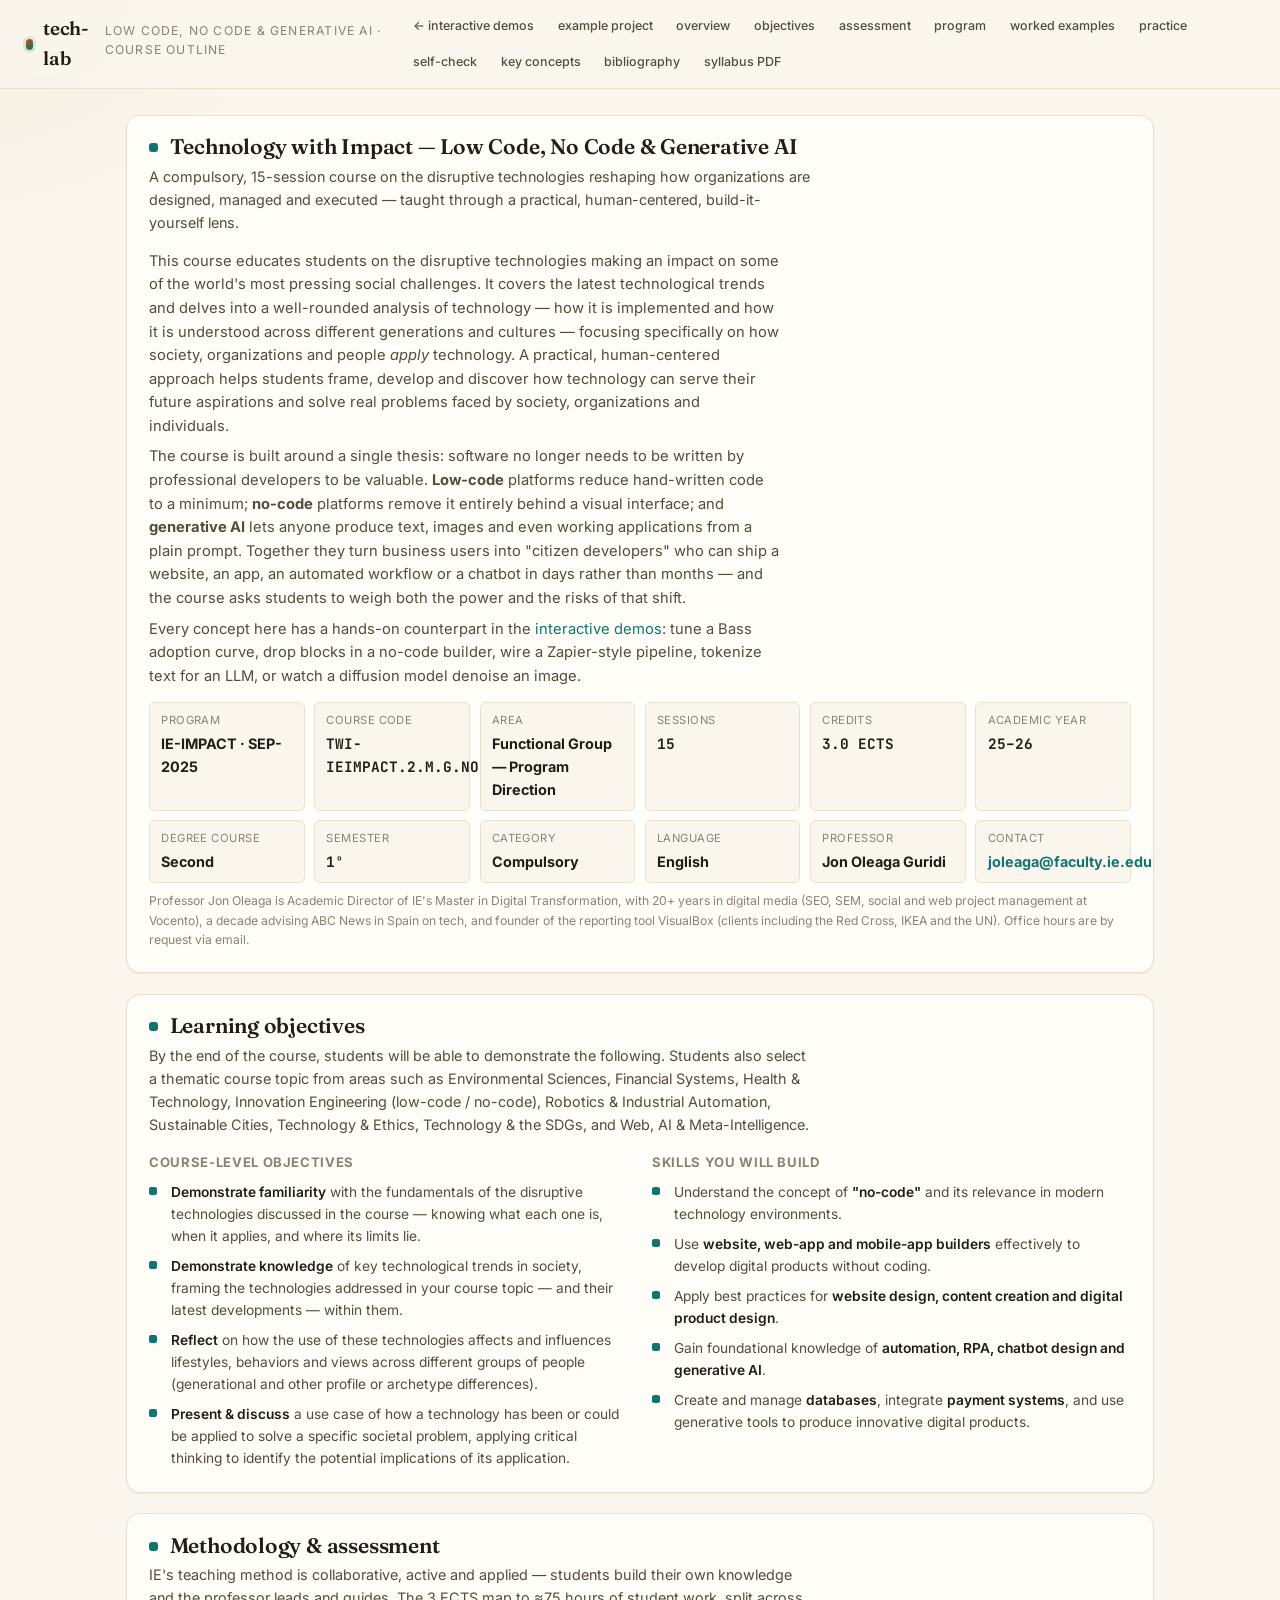
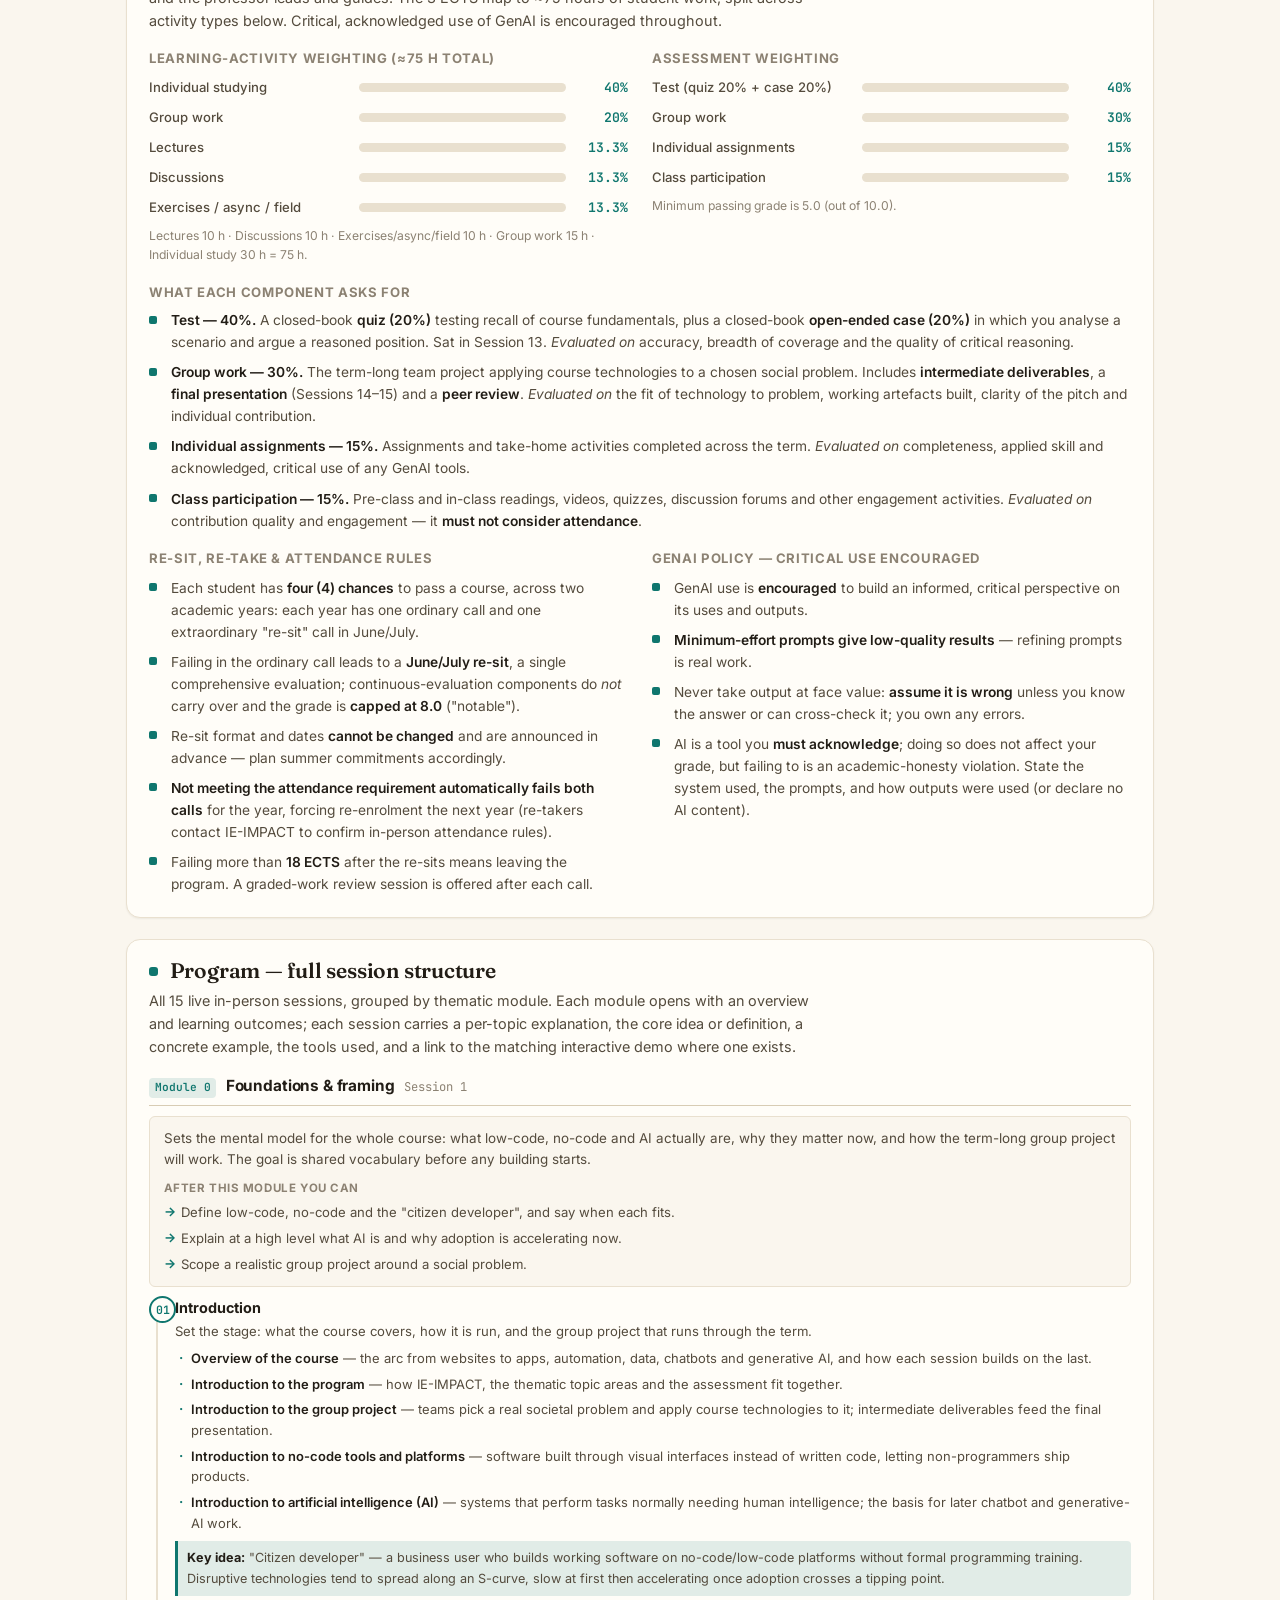
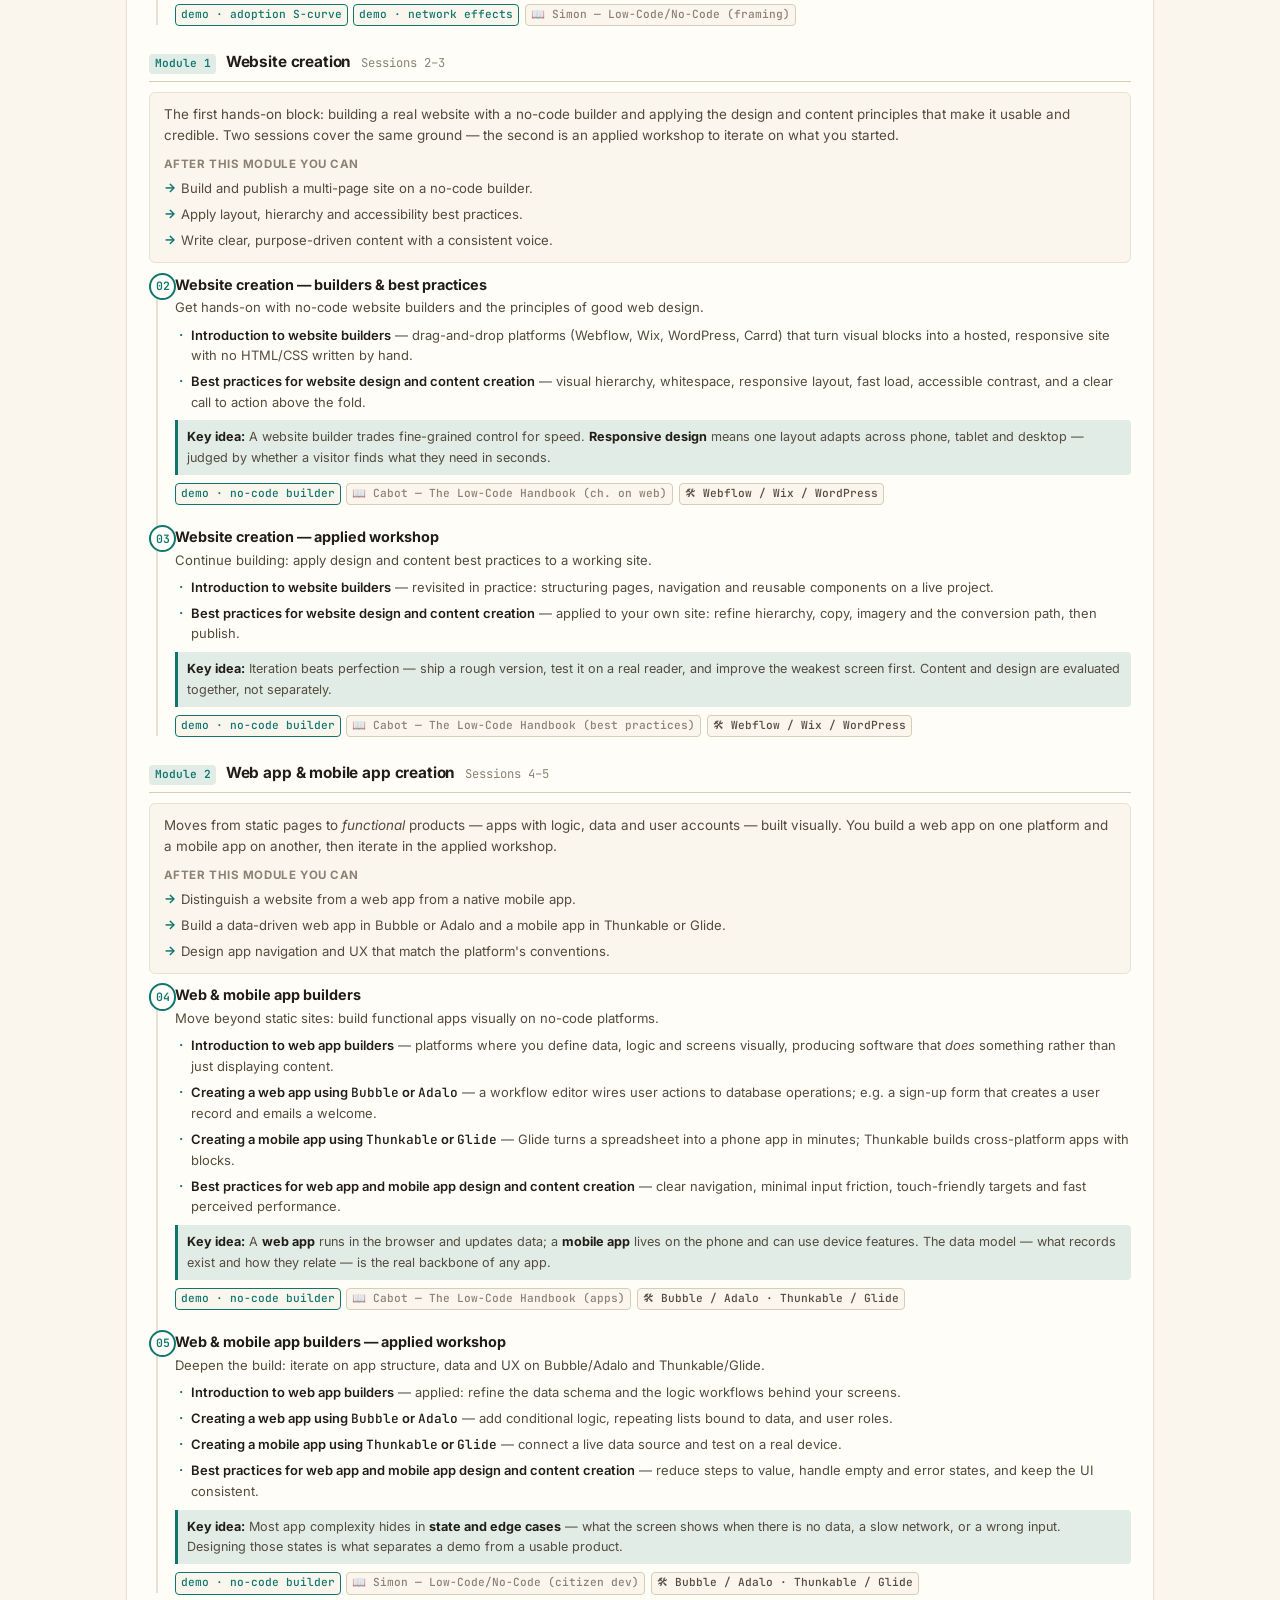
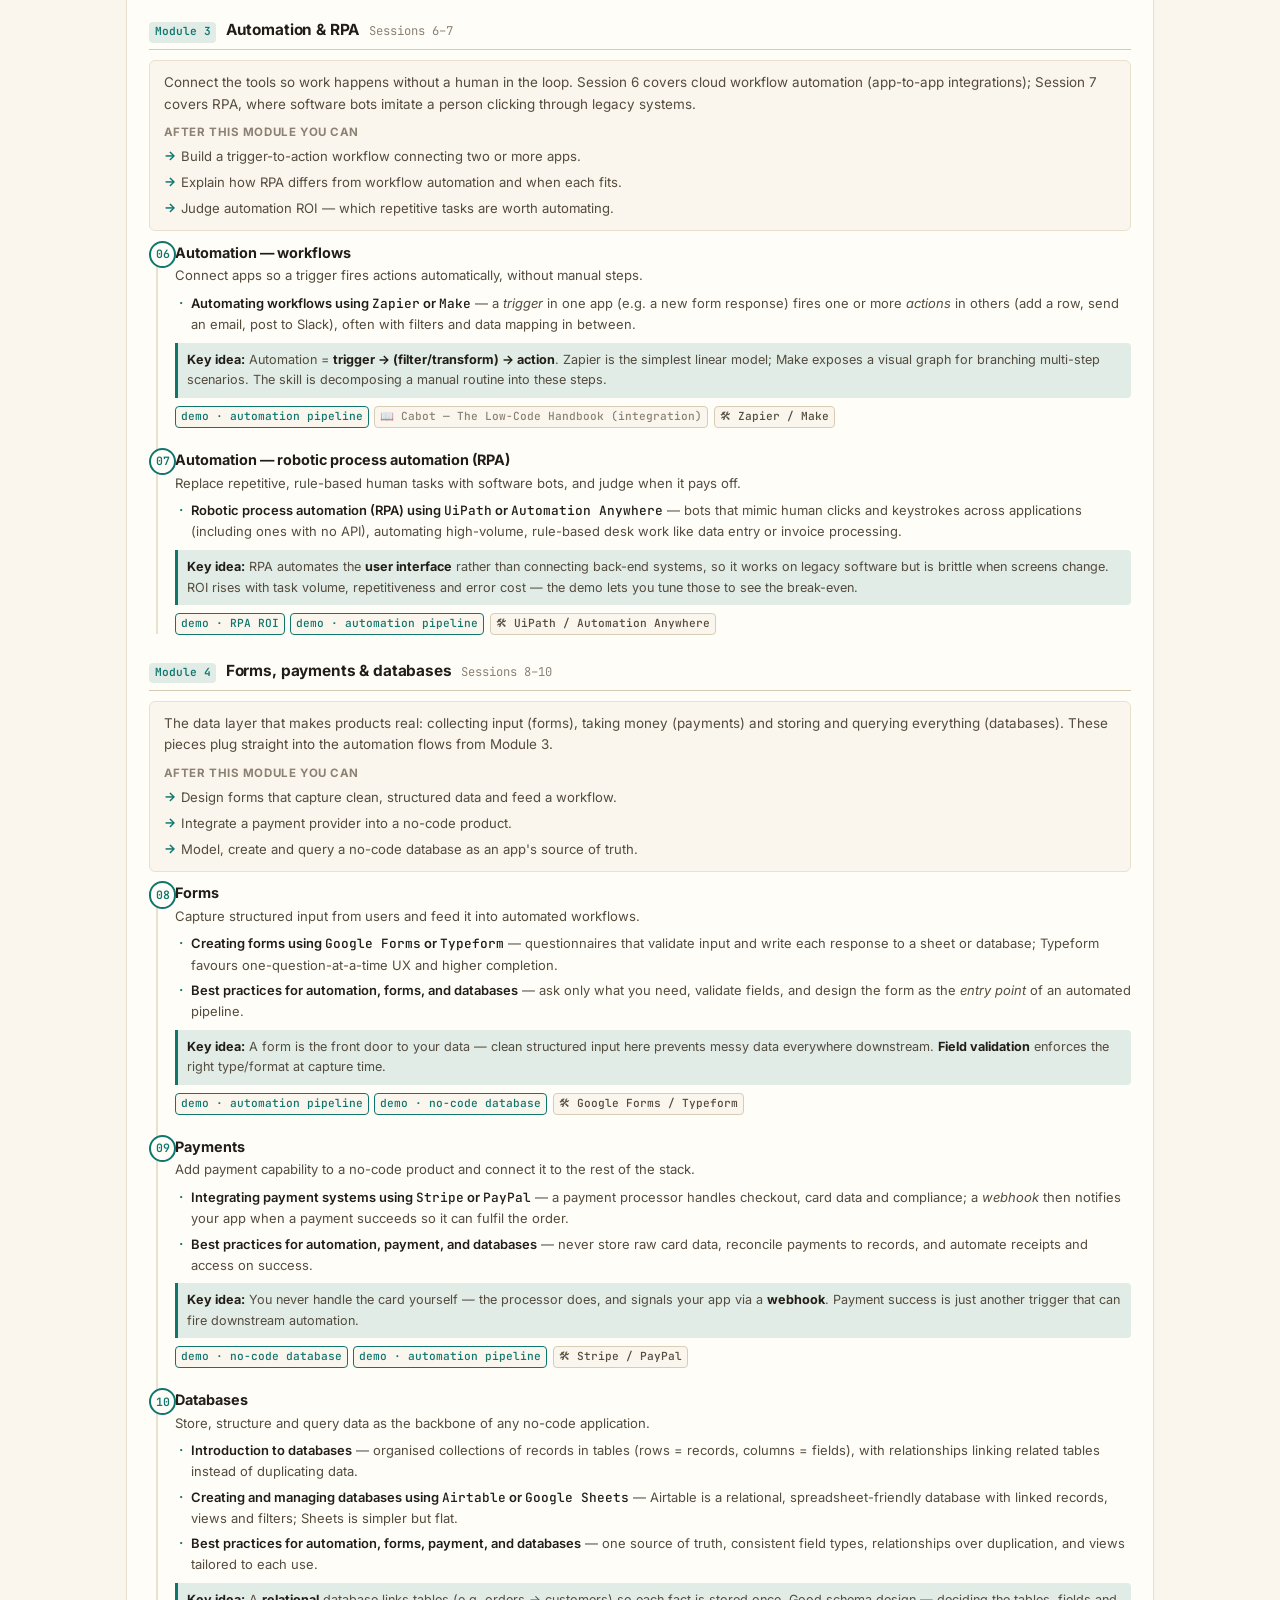
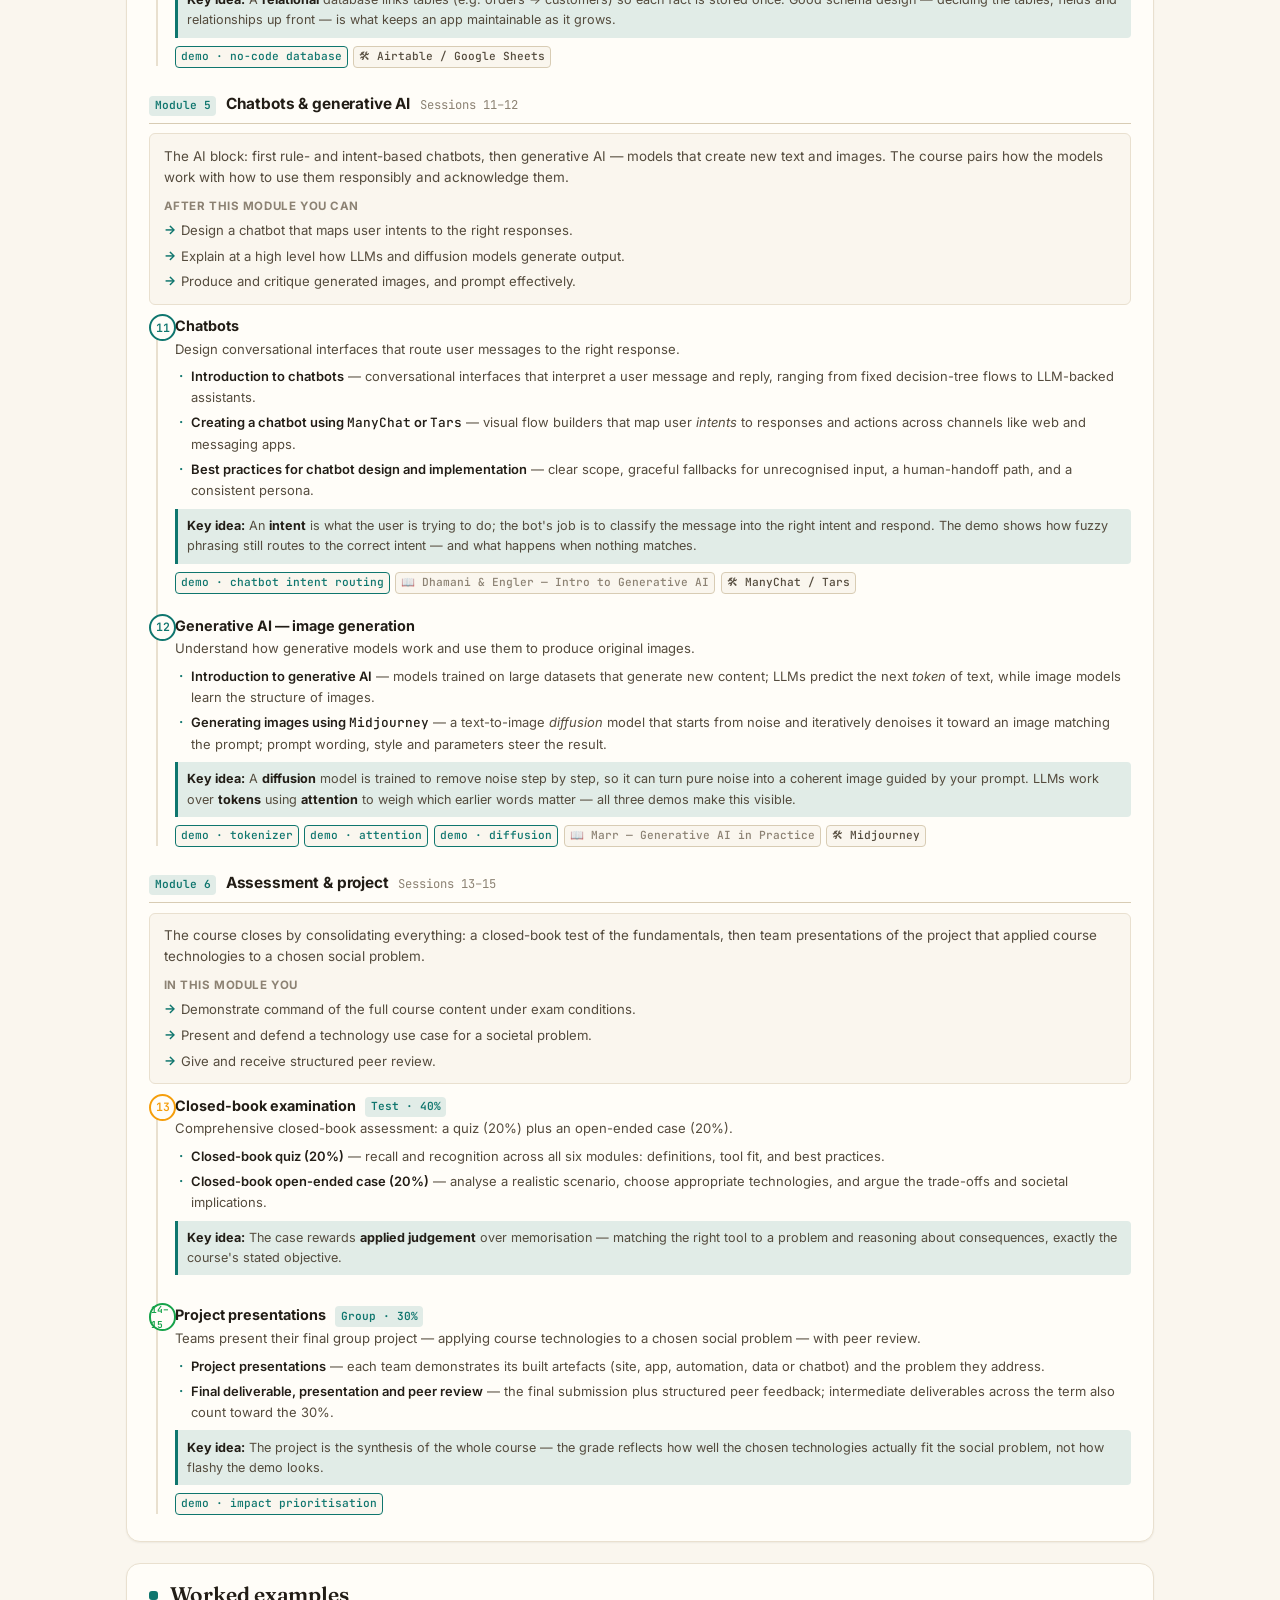
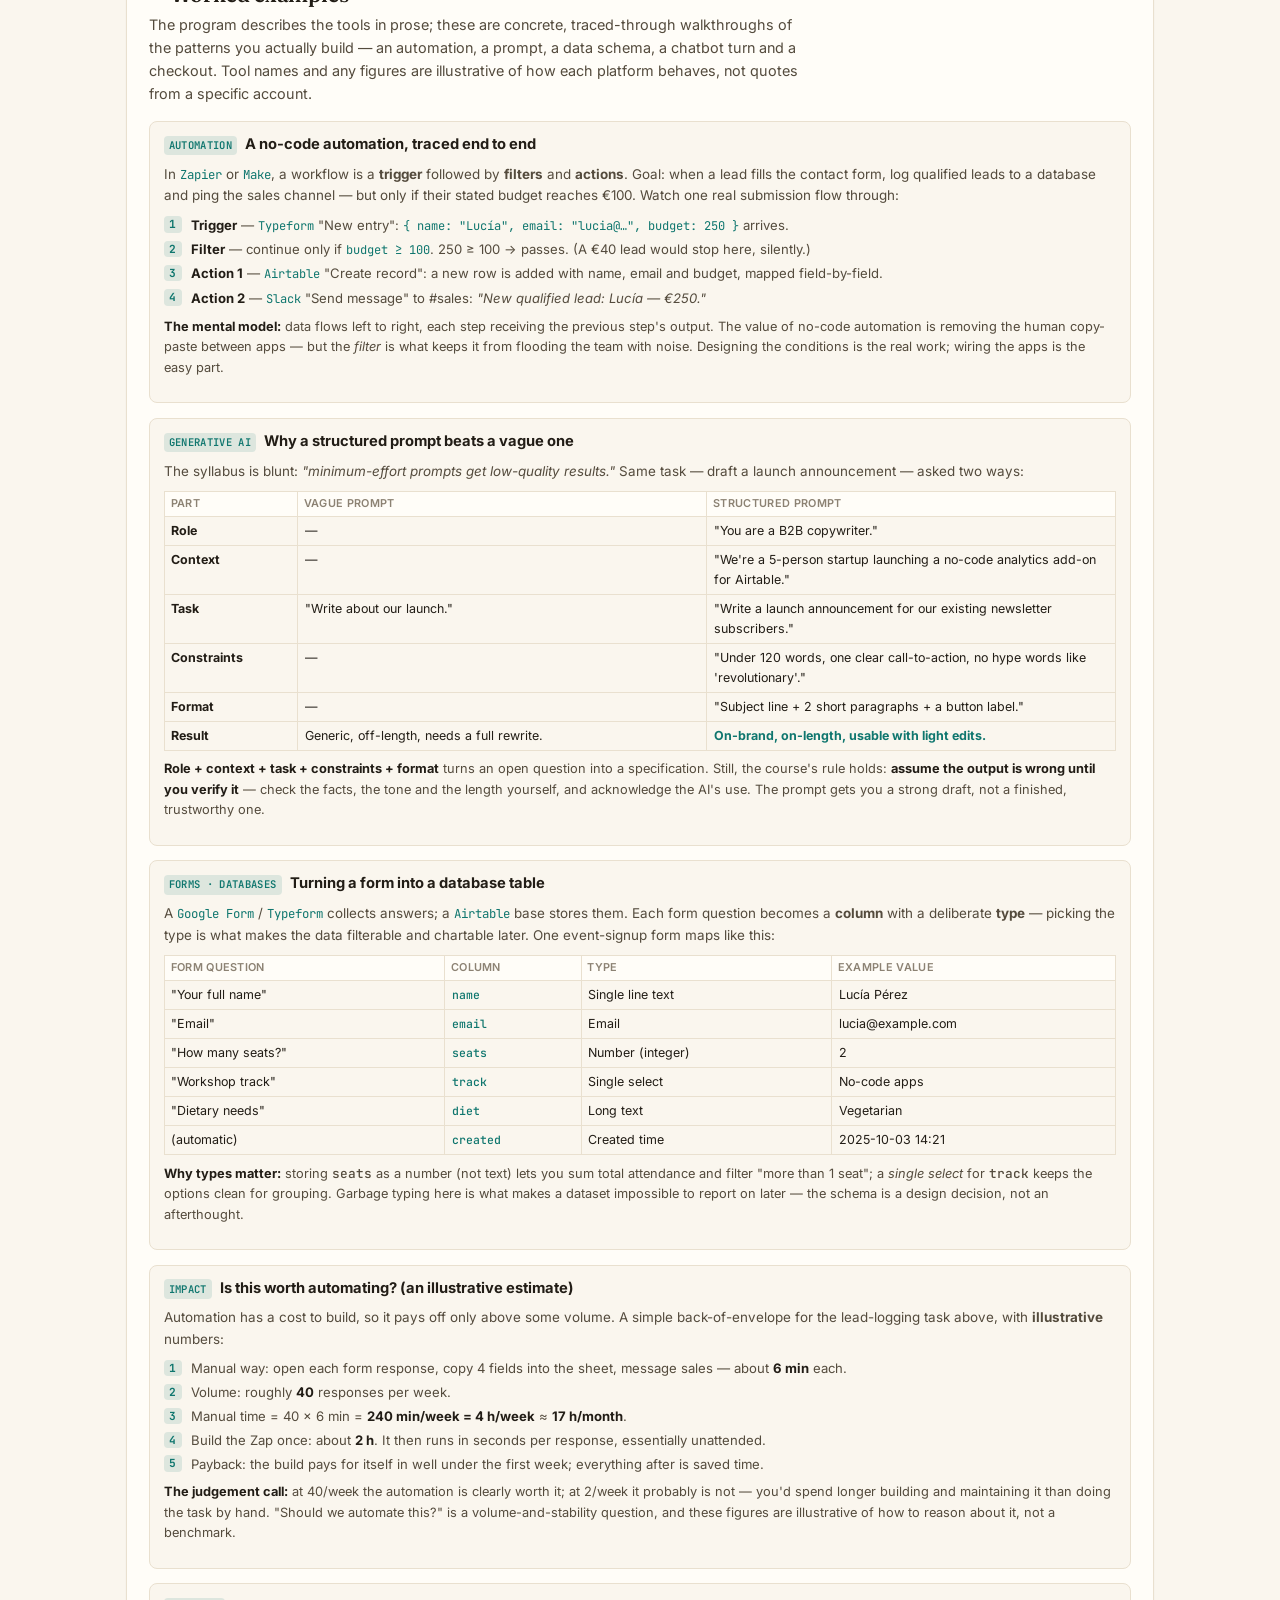
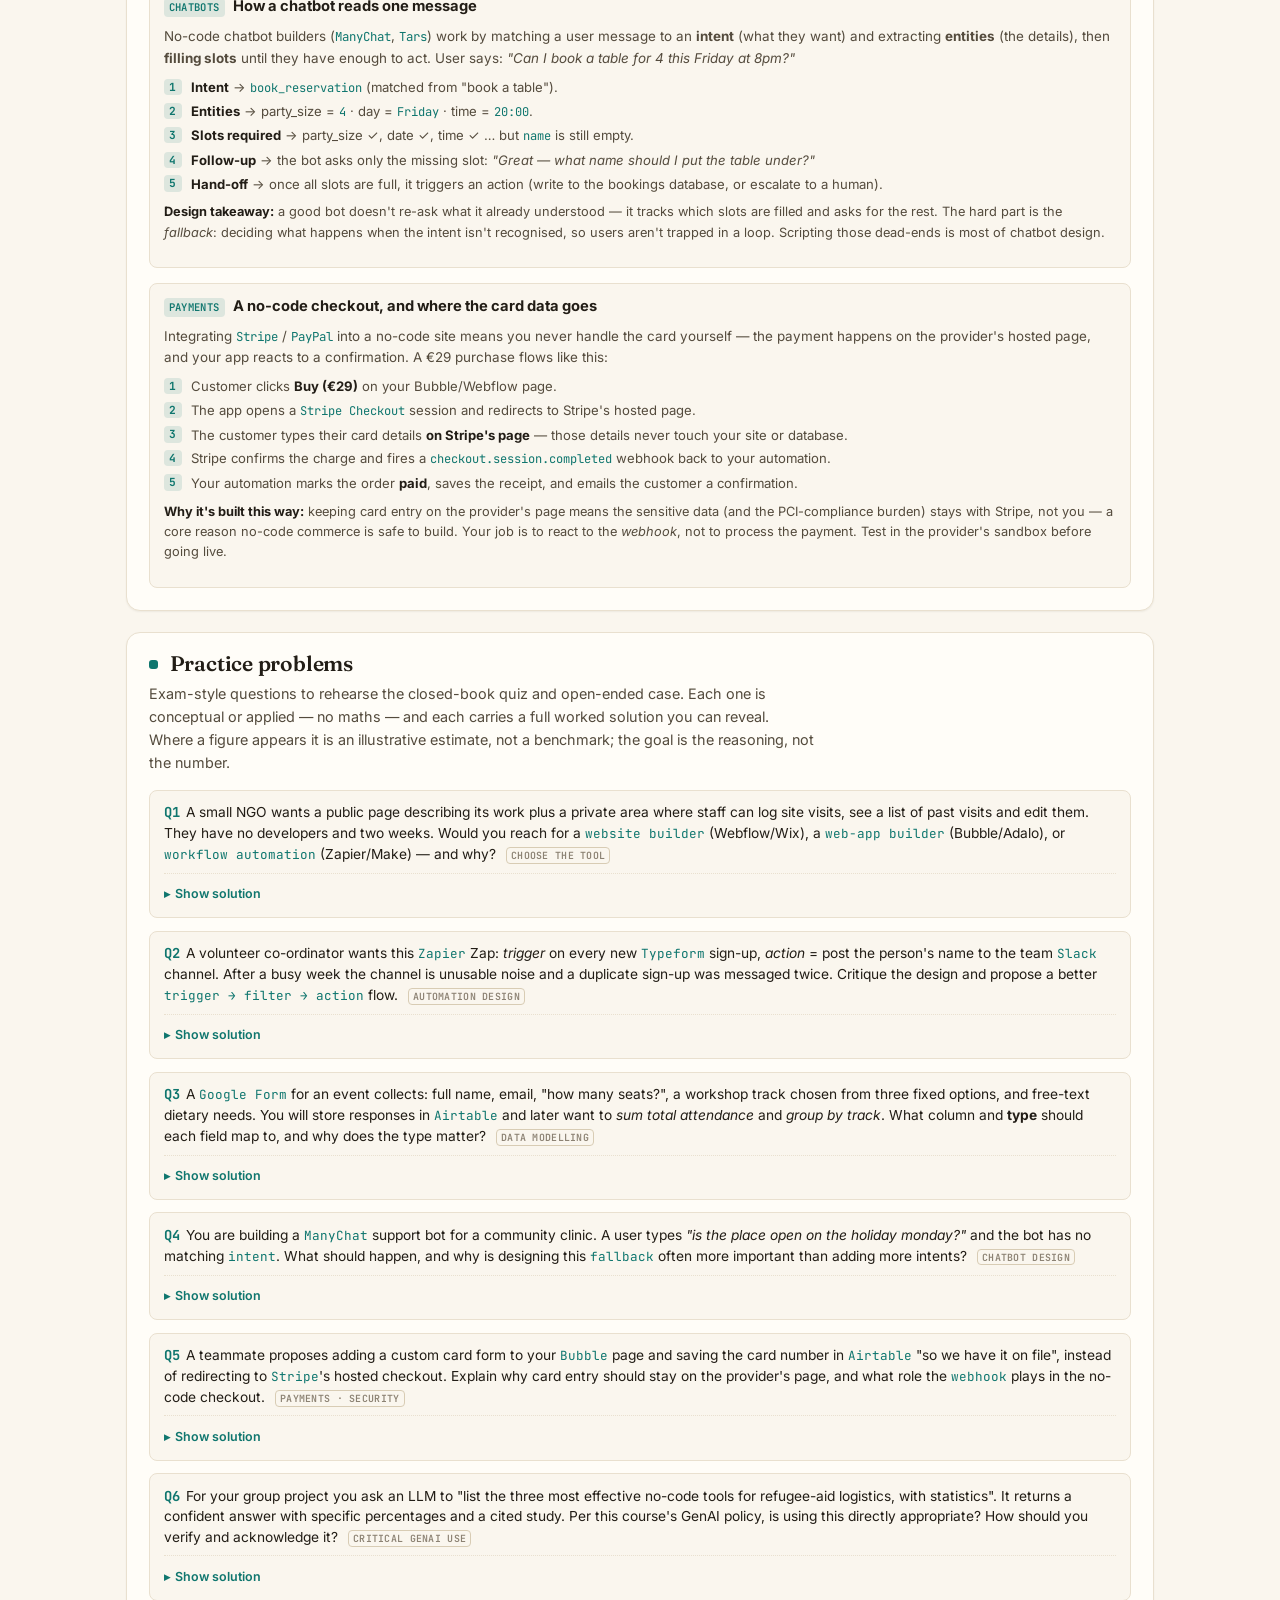
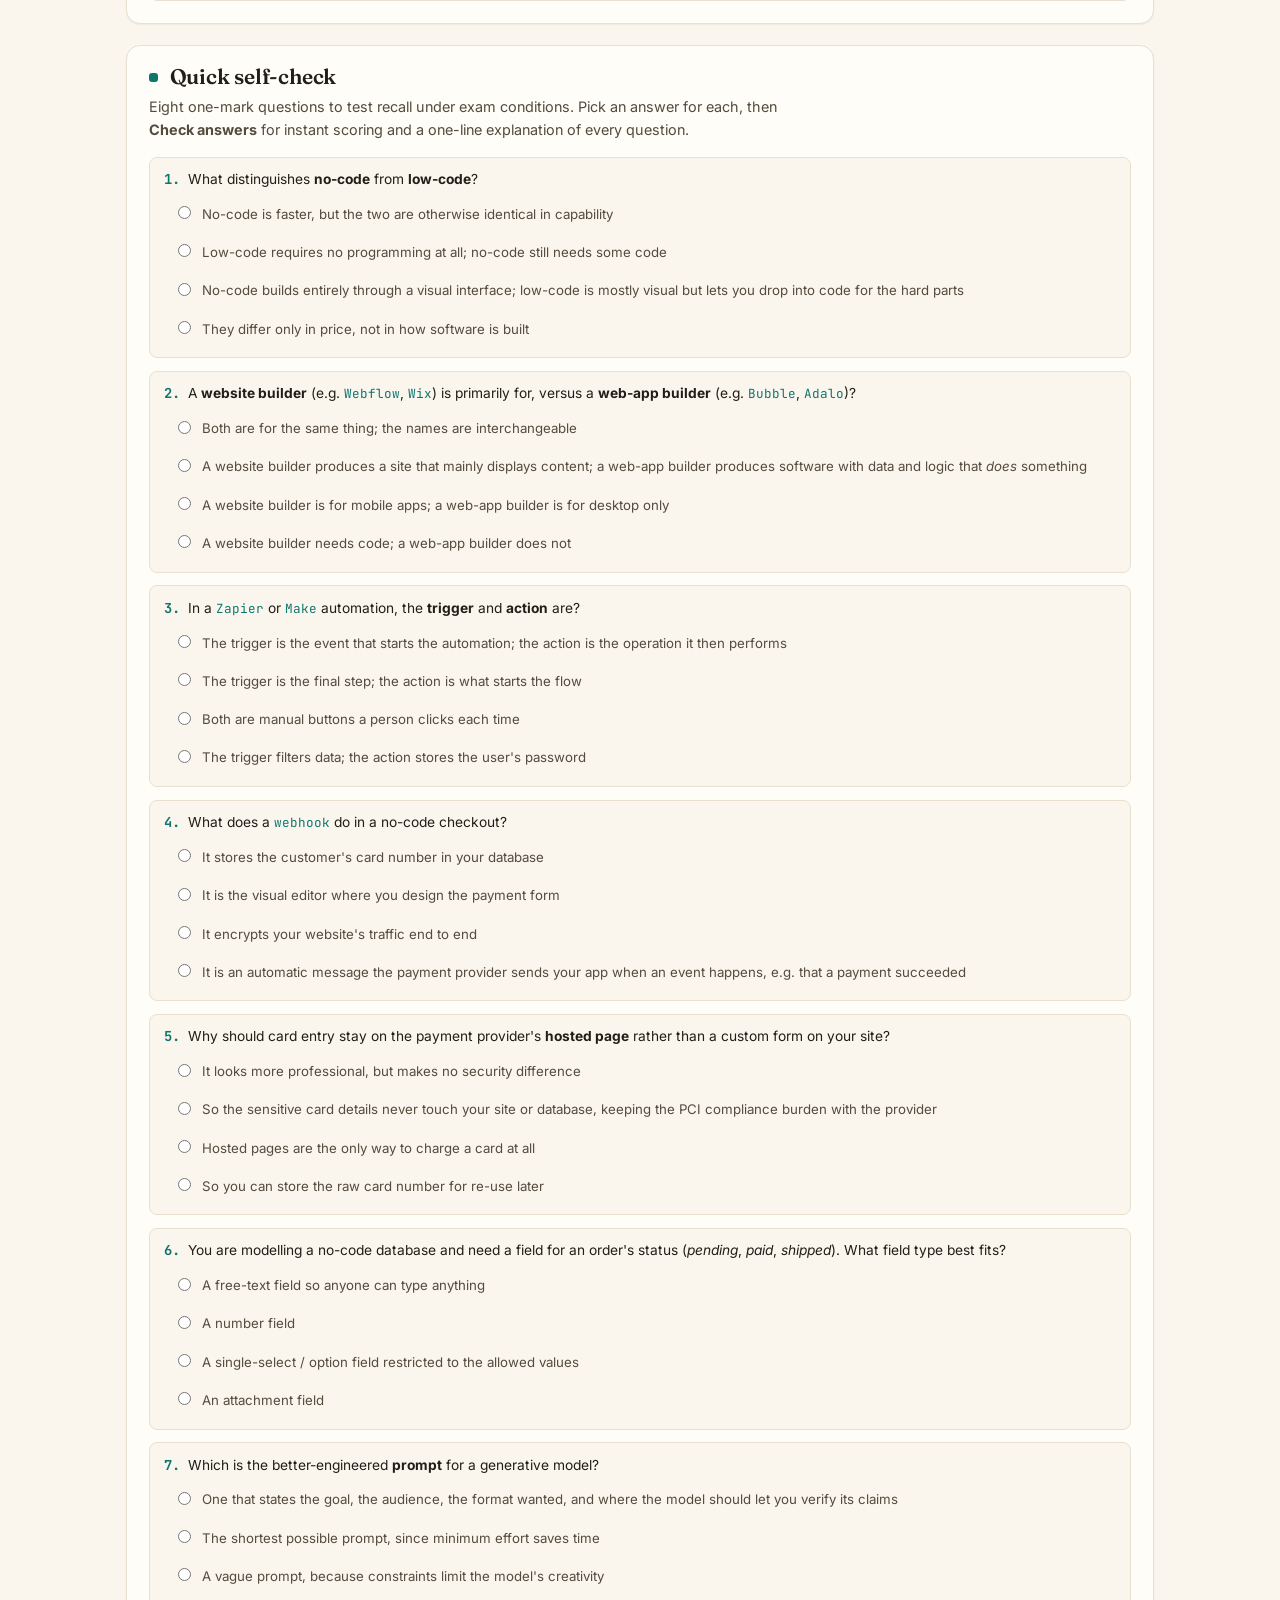
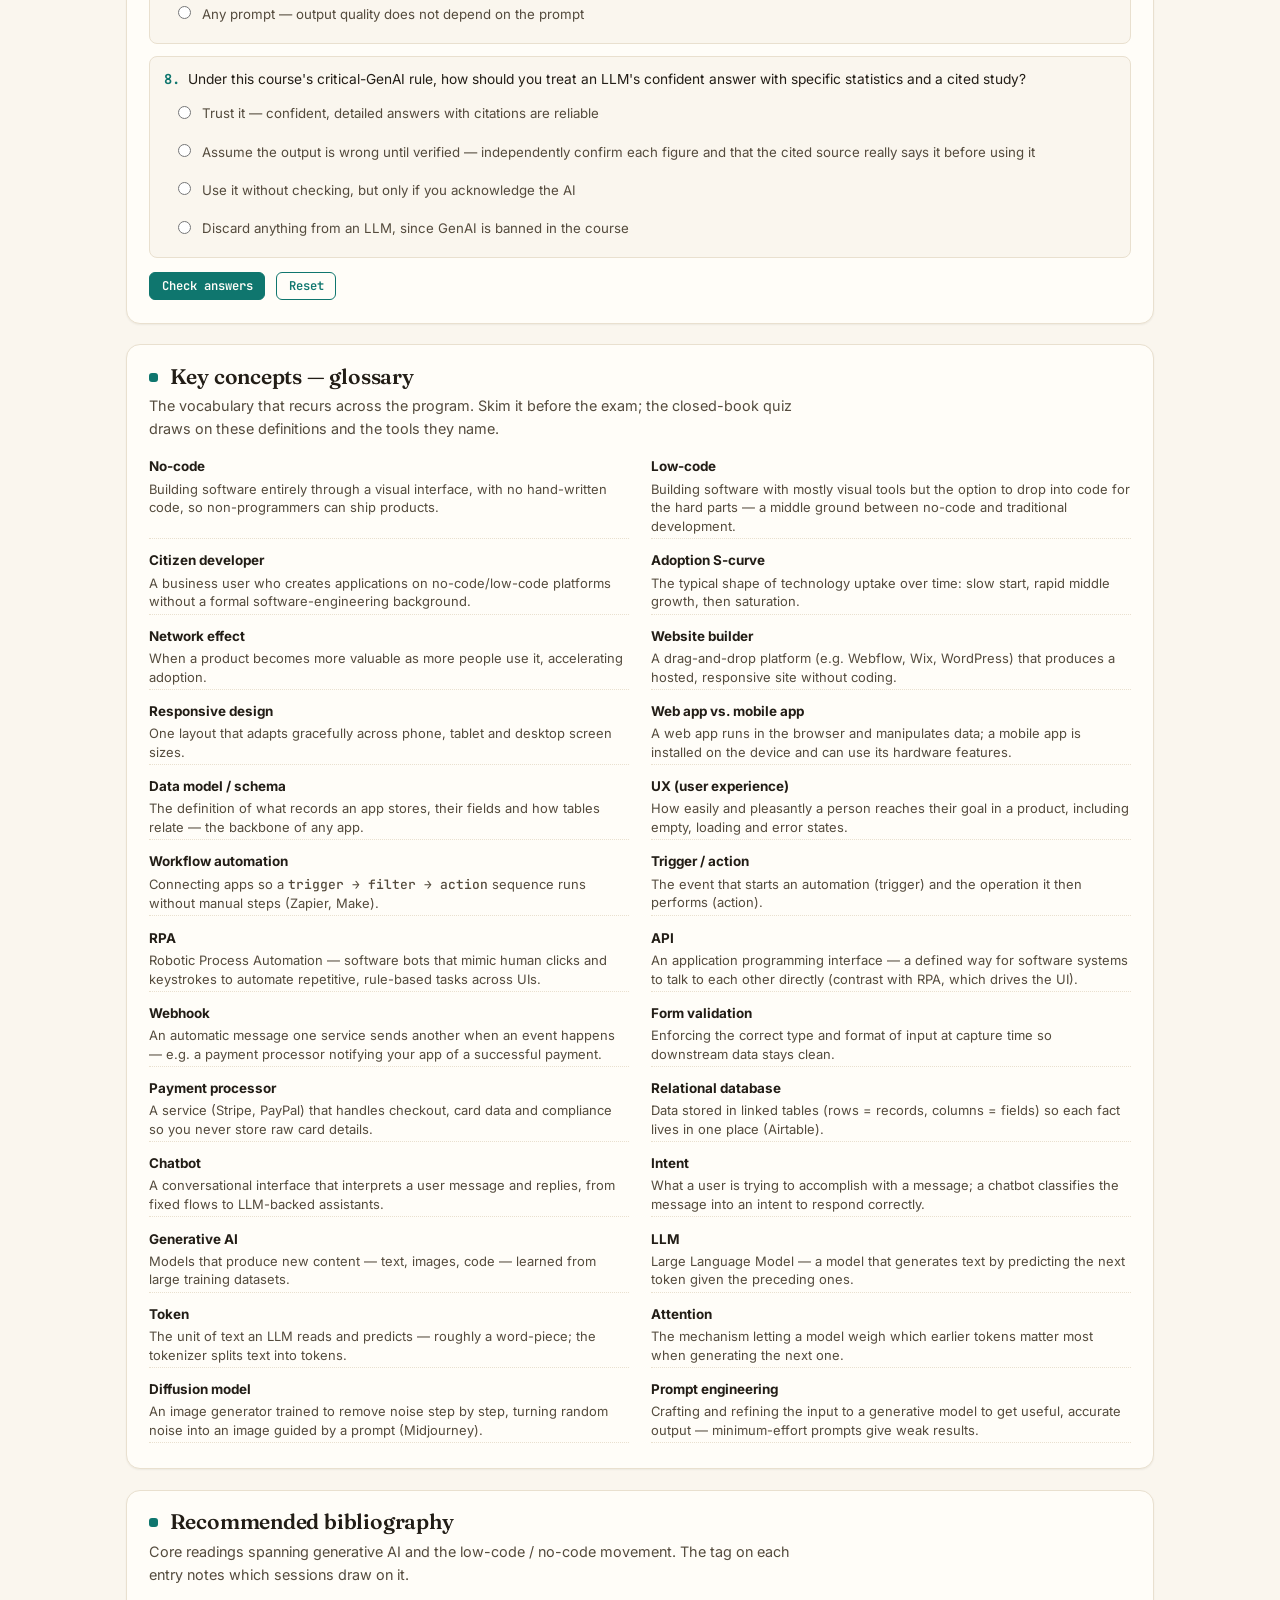
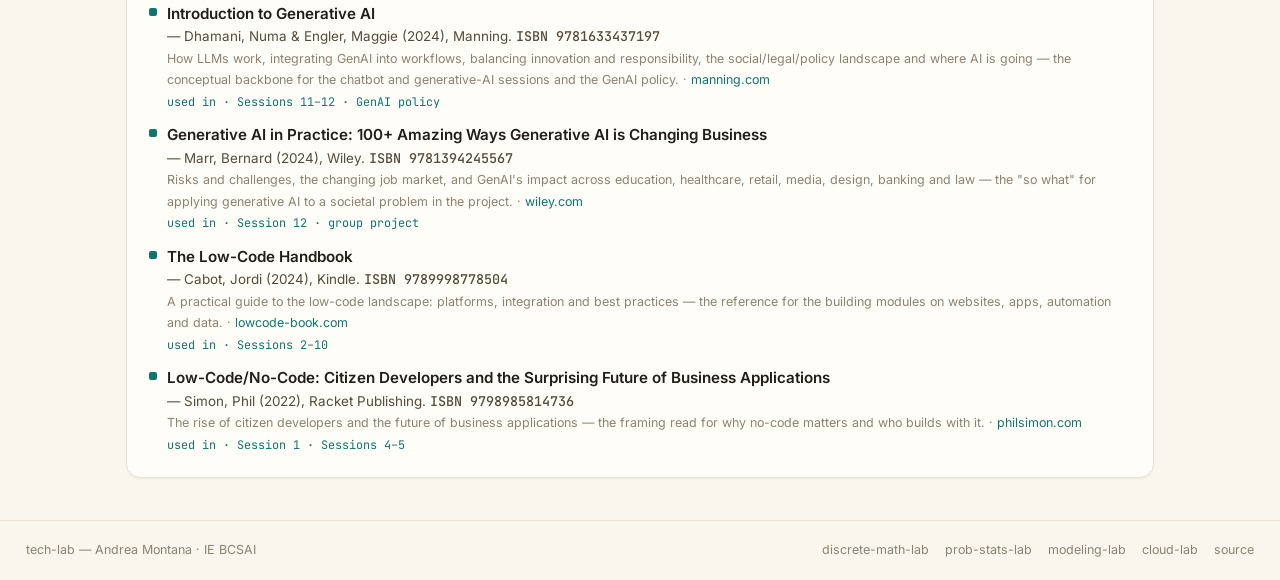
<file: course.html>
<!doctype html>
<html lang="en">
  <head>
    <meta charset="UTF-8" />
    <meta name="viewport" content="width=device-width, initial-scale=1.0" />
    <meta name="theme-color" content="#4338CA" />
    <link rel="icon" type="image/svg+xml" href="./favicon.svg" />
    <title>tech-lab · course outline — Low Code, No Code &amp; Generative AI</title>

    <link rel="preconnect" href="https://fonts.googleapis.com" />
    <link rel="preconnect" href="https://fonts.gstatic.com" crossorigin />
    <link href="https://fonts.googleapis.com/css2?family=Fraunces:opsz,wght@9..144,400;9..144,500;9..144,600;9..144,700&family=Inter:wght@400;500;600;700;800&family=JetBrains+Mono:wght@400;500;600&display=swap" rel="stylesheet" />

    <link rel="stylesheet" href="./style.css" />

    <style>
      /* course.html — reuses every :root token from style.css; only adds
         layout helpers specific to the syllabus page. No new palette. */
      .lede { color: var(--ink-soft); font-size: 0.92rem; max-width: 70ch; margin: 0 0 0.85rem; }
      .lede + .lede { margin-top: -0.4rem; }

      /* meta grid */
      .meta-grid {
        display: grid; grid-template-columns: repeat(auto-fit, minmax(150px, 1fr));
        gap: 0.6rem; margin-top: 0.5rem;
      }
      .meta-cell {
        border: 1px solid var(--rule); border-radius: 6px;
        padding: 0.55rem 0.7rem; background: var(--bg);
      }
      .meta-cell .k { color: var(--muted); font-size: 0.7rem; text-transform: uppercase; letter-spacing: 0.04em; }
      .meta-cell .v { color: var(--ink); font-weight: 700; font-size: 0.9rem; margin-top: 0.15rem; }
      .meta-cell .v.mono { font-family: var(--font-mono); }

      /* objective list */
      ul.obj { list-style: none; margin: 0.4rem 0 0; padding: 0; display: flex; flex-direction: column; gap: 0.5rem; }
      ul.obj li {
        position: relative; padding-left: 1.4rem; color: var(--ink-soft); font-size: 0.86rem;
      }
      ul.obj li::before {
        content: ''; position: absolute; left: 0; top: 0.45em;
        width: 8px; height: 8px; border-radius: 2px; background: var(--accent);
      }
      ul.obj li strong { color: var(--ink); font-weight: 600; }

      /* % bars */
      .bars { display: flex; flex-direction: column; gap: 0.55rem; margin-top: 0.4rem; }
      .bar-row { display: grid; grid-template-columns: 200px 1fr 52px; align-items: center; gap: 0.6rem; font-size: 0.82rem; }
      .bar-row .lbl { color: var(--ink-soft); font-weight: 500; }
      .bar-track { background: var(--rule); border-radius: 999px; height: 9px; overflow: hidden; }
      .bar-fill { height: 100%; background: var(--accent); border-radius: 999px; }
      .bar-fill.soft { background: var(--accent-soft); border: 1px solid var(--accent); box-sizing: border-box; }
      .bar-row .pct { font-family: var(--font-mono); font-weight: 600; color: var(--accent); text-align: right; }
      .bar-note { color: var(--muted); font-size: 0.76rem; margin: 0.5rem 0 0; }
      @media (max-width: 560px) { .bar-row { grid-template-columns: 120px 1fr 44px; } }

      .twocol { display: grid; grid-template-columns: 1fr 1fr; gap: 1.5rem; }
      @media (max-width: 760px) { .twocol { grid-template-columns: 1fr; gap: 1rem; } }
      .twocol h3 { font-size: 0.82rem; text-transform: uppercase; letter-spacing: 0.05em; color: var(--muted); margin: 0 0 0.5rem; font-weight: 700; }

      /* module heading */
      .module { margin-top: 1.3rem; }
      .module:first-of-type { margin-top: 0.3rem; }
      .module-head {
        display: flex; align-items: baseline; gap: 0.6rem; flex-wrap: wrap;
        padding-bottom: 0.4rem; border-bottom: 1px solid var(--rule-h);
      }
      .module-head .mtag {
        font-family: var(--font-mono); font-size: 0.7rem; font-weight: 600;
        color: var(--accent); background: var(--accent-soft);
        padding: 0.12em 0.5em; border-radius: 4px; white-space: nowrap;
      }
      .module-head h3 { font-size: 0.96rem; font-weight: 700; color: var(--ink); margin: 0; letter-spacing: -0.01em; }
      .module-head .span { color: var(--muted); font-size: 0.76rem; font-family: var(--font-mono); }

      /* module overview block (enrichment) */
      .module-intro {
        margin: 0.6rem 0 0.2rem; padding: 0.7rem 0.85rem;
        background: var(--bg); border: 1px solid var(--rule); border-radius: 6px;
      }
      .module-intro p { color: var(--ink-soft); font-size: 0.84rem; margin: 0 0 0.5rem; }
      .module-intro p:last-child { margin-bottom: 0; }
      .module-intro .oc-label {
        font-size: 0.72rem; text-transform: uppercase; letter-spacing: 0.05em;
        color: var(--muted); font-weight: 700; margin: 0 0 0.3rem;
      }
      ul.outcomes { list-style: none; margin: 0; padding: 0; display: flex; flex-direction: column; gap: 0.3rem; }
      ul.outcomes li { position: relative; padding-left: 1.1rem; color: var(--ink-soft); font-size: 0.82rem; }
      ul.outcomes li::before {
        content: '→'; position: absolute; left: 0; top: 0; color: var(--accent); font-weight: 700; font-size: 0.8rem;
      }

      /* timeline of sessions */
      .timeline { position: relative; margin: 0.6rem 0 0; padding-left: 1.6rem; }
      .timeline::before {
        content: ''; position: absolute; left: 0.42rem; top: 0.3rem; bottom: 0.3rem;
        width: 2px; background: var(--rule);
      }
      .sess { position: relative; padding: 0 0 1.1rem; }
      .sess:last-child { padding-bottom: 0.2rem; }
      .sess .num {
        position: absolute; left: -1.6rem; top: 0;
        width: 1.7rem; height: 1.7rem; border-radius: 999px;
        background: var(--paper); border: 2px solid var(--accent);
        color: var(--accent); font-family: var(--font-mono); font-weight: 600; font-size: 0.72rem;
        display: flex; align-items: center; justify-content: center;
      }
      .sess.exam .num { border-color: var(--warn); color: var(--warn); }
      .sess.proj .num { border-color: var(--good); color: var(--good); font-size: 0.6rem; }
      .sess h4 { font-size: 0.9rem; font-weight: 700; color: var(--ink); margin: 0.15rem 0 0.1rem; }
      .sess .sobj { color: var(--ink-soft); font-size: 0.82rem; margin: 0 0 0.4rem; }
      .sess ul.topics { list-style: none; margin: 0 0 0.5rem; padding: 0; display: flex; flex-direction: column; gap: 0.3rem; }
      .sess ul.topics li { position: relative; padding-left: 1rem; color: var(--ink-soft); font-size: 0.81rem; }
      .sess ul.topics li::before { content: '·'; position: absolute; left: 0.25rem; color: var(--accent); font-weight: 700; }
      .sess ul.topics li .mono { font-family: var(--font-mono); font-size: 0.8rem; }
      .sess ul.topics li strong { color: var(--ink); font-weight: 600; }

      /* key idea callout (enrichment) */
      .keyidea {
        margin: 0 0 0.5rem; padding: 0.45rem 0.6rem;
        border-left: 3px solid var(--accent); background: var(--accent-soft);
        border-radius: 0 4px 4px 0; font-size: 0.79rem; color: var(--ink-soft);
      }
      .keyidea b { color: var(--ink); font-weight: 700; }

      .tags { display: flex; flex-wrap: wrap; gap: 0.35rem; }
      .tag {
        font-size: 0.7rem; font-family: var(--font-mono); font-weight: 500;
        color: var(--ink-soft); border: 1px solid var(--rule-h); border-radius: 4px;
        padding: 0.1em 0.45em; background: var(--bg);
      }
      .tag.demo-link { color: var(--accent); border-color: var(--accent); }
      .tag.read { color: var(--muted); }
      .tag.read::before { content: '📖 '; }
      .tag.tool::before { content: '🛠 '; }

      .pill {
        display: inline-block; font-size: 0.7rem; font-family: var(--font-mono); font-weight: 600;
        color: var(--accent); background: var(--accent-soft); padding: 0.1em 0.5em; border-radius: 4px;
        margin-left: 0.4rem; vertical-align: middle;
      }

      /* glossary (enrichment) */
      .glossary { list-style: none; margin: 0.4rem 0 0; padding: 0; display: grid; grid-template-columns: 1fr 1fr; gap: 0.55rem 1.4rem; }
      @media (max-width: 760px) { .glossary { grid-template-columns: 1fr; } }
      .glossary dt { color: var(--ink); font-weight: 700; font-size: 0.84rem; }
      .glossary dt .mono { font-family: var(--font-mono); font-weight: 600; }
      .glossary dd { margin: 0.1rem 0 0; color: var(--ink-soft); font-size: 0.81rem; line-height: 1.45; }
      .glossary .gterm { padding-bottom: 0.15rem; border-bottom: 1px dotted var(--rule); margin-bottom: 0.15rem; }

      .biblio { list-style: none; margin: 0.3rem 0 0; padding: 0; display: flex; flex-direction: column; gap: 0.7rem; }
      .biblio li { font-size: 0.84rem; color: var(--ink-soft); padding-left: 1.1rem; position: relative; }
      .biblio li::before { content: ''; position: absolute; left: 0; top: 0.45em; width: 8px; height: 8px; border-radius: 2px; background: var(--accent); }
      .biblio .title { color: var(--ink); font-weight: 600; }
      .biblio .meta { color: var(--muted); font-size: 0.78rem; }
      .biblio .used { color: var(--accent); font-family: var(--font-mono); font-size: 0.74rem; }

      /* worked examples */
      .wex { margin-top: 0.9rem; border: 1px solid var(--rule); border-radius: 8px; padding: 0.7rem 0.85rem; background: var(--bg); }
      .wex:first-of-type { margin-top: 0.5rem; }
      .wex .wtitle { display: flex; align-items: baseline; gap: 0.5rem; flex-wrap: wrap; font-size: 0.92rem; font-weight: 700; color: var(--ink); }
      .wex .wtag { font-family: var(--font-mono); font-size: 0.66rem; font-weight: 600; text-transform: uppercase; letter-spacing: 0.03em; color: var(--accent); background: var(--accent-soft); padding: 0.12em 0.5em; border-radius: 4px; }
      .wex .wprob { font-size: 0.84rem; color: var(--ink-soft); margin: 0.45rem 0 0; }
      .wex .wprob code, .wtrace code, .wex .wnote code, .wtable code { font-family: var(--font-mono); font-size: 0.92em; color: var(--accent); }
      .wtrace { list-style: none; margin: 0.55rem 0 0; padding: 0; display: flex; flex-direction: column; gap: 0.3rem; counter-reset: step; }
      .wtrace li { position: relative; padding-left: 1.7rem; font-size: 0.82rem; color: var(--ink-soft); line-height: 1.45; }
      .wtrace li::before { counter-increment: step; content: counter(step); position: absolute; left: 0; top: 0.05rem; width: 1.15rem; text-align: center; font-size: 0.7rem; font-weight: 700; font-family: var(--font-mono); color: var(--accent); background: var(--accent-soft); border-radius: 4px; }
      .wtrace li b { color: var(--ink); }
      .wex .wnote { margin-top: 0.55rem; font-size: 0.8rem; color: var(--ink-soft); }
      .wex .wnote b { color: var(--ink); }
      .wtable-wrap { overflow-x: auto; }
      .wtable { width: 100%; border-collapse: collapse; margin-top: 0.55rem; font-size: 0.78rem; }
      .wtable th, .wtable td { border: 1px solid var(--rule); padding: 0.32em 0.55em; text-align: left; vertical-align: top; }
      .wtable th { background: var(--paper); color: var(--muted); font-weight: 600; text-transform: uppercase; letter-spacing: 0.03em; font-size: 0.68rem; }
      .wtable td code, .wtable .mono { font-family: var(--font-mono); font-size: 0.92em; color: var(--accent); }
      .wtable td.hot { color: var(--accent); font-weight: 700; }

      /* practice problems */
      .pp { margin-top: 0.8rem; border: 1px solid var(--rule); border-radius: 8px; padding: 0.7rem 0.85rem; background: var(--bg); }
      .pp:first-of-type { margin-top: 0.5rem; }
      .pp .ppq { font-size: 0.86rem; color: var(--ink); line-height: 1.5; }
      .pp .ppq .qn { font-family: var(--font-mono); font-weight: 700; color: var(--accent); margin-right: 0.4rem; }
      .pp .pptag { font-family: var(--font-mono); font-size: 0.62rem; font-weight: 600; text-transform: uppercase; letter-spacing: 0.03em; color: var(--muted); border: 1px solid var(--rule-h); border-radius: 4px; padding: 0.08em 0.4em; margin-left: 0.4rem; white-space: nowrap; }
      .pp .ppq code, .ppsol code { font-family: var(--font-mono); font-size: 0.92em; color: var(--accent); }
      .ppsol { margin-top: 0.5rem; border-top: 1px dotted var(--rule); padding-top: 0.45rem; }
      .ppsol > summary { cursor: pointer; font-size: 0.78rem; font-weight: 600; color: var(--accent); list-style: none; display: inline-flex; align-items: center; gap: 0.35rem; }
      .ppsol > summary::-webkit-details-marker { display: none; }
      .ppsol > summary::before { content: '▸'; font-size: 0.72rem; transition: transform 0.15s ease; }
      .ppsol[open] > summary::before { transform: rotate(90deg); }
      .ppsol > summary:hover { text-decoration: underline; }
      .ppsol .sol { margin-top: 0.45rem; font-size: 0.82rem; color: var(--ink-soft); line-height: 1.5; }
      .ppsol .sol b { color: var(--ink); }
      .ppsol .ans { margin-top: 0.45rem; padding: 0.4rem 0.6rem; border-left: 2px solid var(--accent); background: var(--accent-soft); border-radius: 0 5px 5px 0; font-size: 0.82rem; color: var(--ink-soft); }
      .ppsol .ans b { color: var(--ink); }

      /* self-check quiz */
      .quiz { margin-top: 0.5rem; }
      .quiz .q { border: 1px solid var(--rule); border-radius: 8px; padding: 0.7rem 0.85rem; margin-top: 0.8rem; background: var(--bg); }
      .quiz .q:first-of-type { margin-top: 0.3rem; }
      .quiz .qtext { font-size: 0.86rem; color: var(--ink); margin: 0 0 0.5rem; line-height: 1.5; }
      .quiz .qtext .qn { font-family: var(--font-mono); font-weight: 700; color: var(--accent); margin-right: 0.3rem; }
      .quiz .qtext code, .quiz .opt code, .quiz .explain code { font-family: var(--font-mono); font-size: 0.92em; color: var(--accent); }
      .quiz .opts { display: flex; flex-direction: column; gap: 0.3rem; }
      .quiz .opt { display: flex; align-items: flex-start; gap: 0.5rem; padding: 0.32rem 0.5rem; border: 1px solid transparent; border-radius: 6px; font-size: 0.83rem; color: var(--ink-soft); cursor: pointer; }
      .quiz .opt:hover { background: var(--accent-soft); }
      .quiz .opt input { margin-top: 0.15rem; accent-color: var(--accent); }
      .quiz .opt.correct { border-color: var(--good, #16A34A); background: color-mix(in srgb, var(--good, #16A34A) 13%, transparent); color: var(--ink); font-weight: 600; }
      .quiz .opt.wrong { border-color: var(--bad, #DC2626); background: color-mix(in srgb, var(--bad, #DC2626) 10%, transparent); }
      .quiz .explain { margin: 0.5rem 0 0; padding: 0.4rem 0.6rem; font-size: 0.8rem; color: var(--ink-soft); border-left: 2px solid var(--accent); background: var(--accent-soft); border-radius: 0 5px 5px 0; display: none; }
      .quiz .explain.show { display: block; }
      .quiz .explain b { color: var(--ink); }
      .quiz-actions { display: flex; align-items: center; gap: 0.7rem; margin-top: 0.9rem; flex-wrap: wrap; }
      .qbtn { font-family: var(--font-mono); font-size: 0.76rem; font-weight: 600; padding: 0.42em 0.95em; border-radius: 6px; cursor: pointer; border: 1px solid var(--accent); }
      .qbtn.check { background: var(--accent); color: var(--paper); }
      .qbtn.check:hover { filter: brightness(1.08); }
      .qbtn.reset { background: transparent; color: var(--accent); }
      .qbtn.reset:hover { background: var(--accent-soft); }
      .quiz .score { font-family: var(--font-mono); font-weight: 700; font-size: 0.88rem; color: var(--accent); }
      .quiz .score[hidden] { display: none; }
    </style>
  </head>
  <body>
    <header>
      <div class="title">
        <span class="dot"></span><strong>tech-lab</strong>
        <span class="sub">Low Code, No Code &amp; Generative AI · course outline</span>
      </div>
      <nav>
        <a href="./index.html">← interactive demos</a>
        <a href="./project.html">example project</a>
        <a href="#overview">overview</a>
        <a href="#objectives">objectives</a>
        <a href="#assessment">assessment</a>
        <a href="#program">program</a>
        <a href="#examples">worked examples</a>
        <a href="#practice">practice</a>
        <a href="#quiz">self-check</a>
        <a href="#concepts">key concepts</a>
        <a href="#biblio">bibliography</a>
        <a href="./SYLLABUS.pdf" target="_blank">syllabus PDF</a>
      </nav>
    </header>

    <main>
      <!-- OVERVIEW + META ------------------------------------------------ -->
      <section class="demo" id="overview">
        <h2>Technology with Impact — Low Code, No Code &amp; Generative AI</h2>
        <p class="cap">A compulsory, 15-session course on the disruptive technologies reshaping how organizations are
          designed, managed and executed — taught through a practical, human-centered, build-it-yourself lens.</p>
        <p class="lede">This course educates students on the disruptive technologies making an impact on some of the
          world's most pressing social challenges. It covers the latest technological trends and delves into a
          well-rounded analysis of technology — how it is implemented and how it is understood across different
          generations and cultures — focusing specifically on how society, organizations and people <em>apply</em>
          technology. A practical, human-centered approach helps students frame, develop and discover how technology can
          serve their future aspirations and solve real problems faced by society, organizations and individuals.</p>
        <p class="lede">The course is built around a single thesis: software no longer needs to be written by
          professional developers to be valuable. <strong>Low-code</strong> platforms reduce hand-written code to a
          minimum; <strong>no-code</strong> platforms remove it entirely behind a visual interface; and
          <strong>generative AI</strong> lets anyone produce text, images and even working applications from a plain
          prompt. Together they turn business users into "citizen developers" who can ship a website, an app, an
          automated workflow or a chatbot in days rather than months — and the course asks students to weigh both the
          power and the risks of that shift.</p>
        <p class="lede">Every concept here has a hands-on counterpart in the
          <a href="./index.html">interactive demos</a>: tune a Bass adoption curve, drop blocks in a no-code builder,
          wire a Zapier-style pipeline, tokenize text for an LLM, or watch a diffusion model denoise an image.</p>

        <div class="meta-grid">
          <div class="meta-cell"><div class="k">Program</div><div class="v">IE-IMPACT · SEP-2025</div></div>
          <div class="meta-cell"><div class="k">Course code</div><div class="v mono">TWI-IEIMPACT.2.M.G.NOCODE</div></div>
          <div class="meta-cell"><div class="k">Area</div><div class="v">Functional Group — Program Direction</div></div>
          <div class="meta-cell"><div class="k">Sessions</div><div class="v mono">15</div></div>
          <div class="meta-cell"><div class="k">Credits</div><div class="v mono">3.0 ECTS</div></div>
          <div class="meta-cell"><div class="k">Academic year</div><div class="v mono">25–26</div></div>
          <div class="meta-cell"><div class="k">Degree course</div><div class="v">Second</div></div>
          <div class="meta-cell"><div class="k">Semester</div><div class="v mono">1º</div></div>
          <div class="meta-cell"><div class="k">Category</div><div class="v">Compulsory</div></div>
          <div class="meta-cell"><div class="k">Language</div><div class="v">English</div></div>
          <div class="meta-cell"><div class="k">Professor</div><div class="v">Jon Oleaga Guridi</div></div>
          <div class="meta-cell"><div class="k">Contact</div><div class="v"><a href="mailto:joleaga@faculty.ie.edu">joleaga@faculty.ie.edu</a></div></div>
        </div>
        <p class="bar-note">Professor Jon Oleaga is Academic Director of IE's Master in Digital Transformation, with 20+
          years in digital media (SEO, SEM, social and web project management at Vocento), a decade advising ABC News in
          Spain on tech, and founder of the reporting tool VisualBox (clients including the Red Cross, IKEA and the UN).
          Office hours are by request via email.</p>
      </section>

      <!-- LEARNING OBJECTIVES ------------------------------------------- -->
      <section class="demo" id="objectives">
        <h2>Learning objectives</h2>
        <p class="cap">By the end of the course, students will be able to demonstrate the following. Students also
          select a thematic course topic from areas such as Environmental Sciences, Financial Systems, Health &amp;
          Technology, Innovation Engineering (low-code / no-code), Robotics &amp; Industrial Automation, Sustainable
          Cities, Technology &amp; Ethics, Technology &amp; the SDGs, and Web, AI &amp; Meta-Intelligence.</p>
        <div class="twocol">
          <div>
            <h3>Course-level objectives</h3>
            <ul class="obj">
              <li><strong>Demonstrate familiarity</strong> with the fundamentals of the disruptive technologies discussed in the course — knowing what each one is, when it applies, and where its limits lie.</li>
              <li><strong>Demonstrate knowledge</strong> of key technological trends in society, framing the technologies addressed in your course topic — and their latest developments — within them.</li>
              <li><strong>Reflect</strong> on how the use of these technologies affects and influences lifestyles, behaviors and views across different groups of people (generational and other profile or archetype differences).</li>
              <li><strong>Present &amp; discuss</strong> a use case of how a technology has been or could be applied to solve a specific societal problem, applying critical thinking to identify the potential implications of its application.</li>
            </ul>
          </div>
          <div>
            <h3>Skills you will build</h3>
            <ul class="obj">
              <li>Understand the concept of <strong>"no-code"</strong> and its relevance in modern technology environments.</li>
              <li>Use <strong>website, web-app and mobile-app builders</strong> effectively to develop digital products without coding.</li>
              <li>Apply best practices for <strong>website design, content creation and digital product design</strong>.</li>
              <li>Gain foundational knowledge of <strong>automation, RPA, chatbot design and generative AI</strong>.</li>
              <li>Create and manage <strong>databases</strong>, integrate <strong>payment systems</strong>, and use generative tools to produce innovative digital products.</li>
            </ul>
          </div>
        </div>
      </section>

      <!-- METHODOLOGY + ASSESSMENT -------------------------------------- -->
      <section class="demo" id="assessment">
        <h2>Methodology &amp; assessment</h2>
        <p class="cap">IE's teaching method is collaborative, active and applied — students build their own knowledge
          and the professor leads and guides. The 3 ECTS map to ≈75 hours of student work, split across activity types
          below. Critical, acknowledged use of GenAI is encouraged throughout.</p>
        <div class="twocol">
          <div>
            <h3>Learning-activity weighting (≈75 h total)</h3>
            <div class="bars">
              <div class="bar-row"><span class="lbl">Individual studying</span><span class="bar-track"><span class="bar-fill" style="width:40%"></span></span><span class="pct">40%</span></div>
              <div class="bar-row"><span class="lbl">Group work</span><span class="bar-track"><span class="bar-fill" style="width:20%"></span></span><span class="pct">20%</span></div>
              <div class="bar-row"><span class="lbl">Lectures</span><span class="bar-track"><span class="bar-fill" style="width:13.3%"></span></span><span class="pct">13.3%</span></div>
              <div class="bar-row"><span class="lbl">Discussions</span><span class="bar-track"><span class="bar-fill" style="width:13.3%"></span></span><span class="pct">13.3%</span></div>
              <div class="bar-row"><span class="lbl">Exercises / async / field</span><span class="bar-track"><span class="bar-fill" style="width:13.3%"></span></span><span class="pct">13.3%</span></div>
            </div>
            <p class="bar-note">Lectures 10 h · Discussions 10 h · Exercises/async/field 10 h · Group work 15 h · Individual study 30 h = 75 h.</p>
          </div>
          <div>
            <h3>Assessment weighting</h3>
            <div class="bars">
              <div class="bar-row"><span class="lbl">Test (quiz 20% + case 20%)</span><span class="bar-track"><span class="bar-fill" style="width:40%"></span></span><span class="pct">40%</span></div>
              <div class="bar-row"><span class="lbl">Group work</span><span class="bar-track"><span class="bar-fill" style="width:30%"></span></span><span class="pct">30%</span></div>
              <div class="bar-row"><span class="lbl">Individual assignments</span><span class="bar-track"><span class="bar-fill" style="width:15%"></span></span><span class="pct">15%</span></div>
              <div class="bar-row"><span class="lbl">Class participation</span><span class="bar-track"><span class="bar-fill" style="width:15%"></span></span><span class="pct">15%</span></div>
            </div>
            <p class="bar-note">Minimum passing grade is 5.0 (out of 10.0).</p>
          </div>
        </div>

        <h3 style="font-size:0.82rem;text-transform:uppercase;letter-spacing:0.05em;color:var(--muted);margin:1.1rem 0 0.4rem;font-weight:700;">What each component asks for</h3>
        <ul class="obj">
          <li><strong>Test — 40%.</strong> A closed-book <strong>quiz (20%)</strong> testing recall of course fundamentals, plus a closed-book <strong>open-ended case (20%)</strong> in which you analyse a scenario and argue a reasoned position. Sat in Session 13. <em>Evaluated on</em> accuracy, breadth of coverage and the quality of critical reasoning.</li>
          <li><strong>Group work — 30%.</strong> The term-long team project applying course technologies to a chosen social problem. Includes <strong>intermediate deliverables</strong>, a <strong>final presentation</strong> (Sessions 14–15) and a <strong>peer review</strong>. <em>Evaluated on</em> the fit of technology to problem, working artefacts built, clarity of the pitch and individual contribution.</li>
          <li><strong>Individual assignments — 15%.</strong> Assignments and take-home activities completed across the term. <em>Evaluated on</em> completeness, applied skill and acknowledged, critical use of any GenAI tools.</li>
          <li><strong>Class participation — 15%.</strong> Pre-class and in-class readings, videos, quizzes, discussion forums and other engagement activities. <em>Evaluated on</em> contribution quality and engagement — it <strong>must not consider attendance</strong>.</li>
        </ul>

        <div class="twocol" style="margin-top:1rem;">
          <div>
            <h3>Re-sit, re-take &amp; attendance rules</h3>
            <ul class="obj">
              <li>Each student has <strong>four (4) chances</strong> to pass a course, across two academic years: each year has one ordinary call and one extraordinary "re-sit" call in June/July.</li>
              <li>Failing in the ordinary call leads to a <strong>June/July re-sit</strong>, a single comprehensive evaluation; continuous-evaluation components do <em>not</em> carry over and the grade is <strong>capped at 8.0</strong> ("notable").</li>
              <li>Re-sit format and dates <strong>cannot be changed</strong> and are announced in advance — plan summer commitments accordingly.</li>
              <li><strong>Not meeting the attendance requirement automatically fails both calls</strong> for the year, forcing re-enrolment the next year (re-takers contact IE-IMPACT to confirm in-person attendance rules).</li>
              <li>Failing more than <strong>18 ECTS</strong> after the re-sits means leaving the program. A graded-work review session is offered after each call.</li>
            </ul>
          </div>
          <div>
            <h3>GenAI policy — critical use encouraged</h3>
            <ul class="obj">
              <li>GenAI use is <strong>encouraged</strong> to build an informed, critical perspective on its uses and outputs.</li>
              <li><strong>Minimum-effort prompts give low-quality results</strong> — refining prompts is real work.</li>
              <li>Never take output at face value: <strong>assume it is wrong</strong> unless you know the answer or can cross-check it; you own any errors.</li>
              <li>AI is a tool you <strong>must acknowledge</strong>; doing so does not affect your grade, but failing to is an academic-honesty violation. State the system used, the prompts, and how outputs were used (or declare no AI content).</li>
            </ul>
          </div>
        </div>
      </section>

      <!-- FULL PROGRAM -------------------------------------------------- -->
      <section class="demo" id="program">
        <h2>Program — full session structure</h2>
        <p class="cap">All 15 live in-person sessions, grouped by thematic module. Each module opens with an overview and
          learning outcomes; each session carries a per-topic explanation, the core idea or definition, a concrete
          example, the tools used, and a link to the matching interactive demo where one exists.</p>

        <!-- MODULE 0 -->
        <div class="module">
          <div class="module-head">
            <span class="mtag">Module 0</span>
            <h3>Foundations &amp; framing</h3>
            <span class="span">Session 1</span>
          </div>
          <div class="module-intro">
            <p>Sets the mental model for the whole course: what low-code, no-code and AI actually are, why they matter
              now, and how the term-long group project will work. The goal is shared vocabulary before any building
              starts.</p>
            <p class="oc-label">After this module you can</p>
            <ul class="outcomes">
              <li>Define low-code, no-code and the "citizen developer", and say when each fits.</li>
              <li>Explain at a high level what AI is and why adoption is accelerating now.</li>
              <li>Scope a realistic group project around a social problem.</li>
            </ul>
          </div>
          <div class="timeline">
            <div class="sess">
              <span class="num">01</span>
              <h4>Introduction</h4>
              <p class="sobj">Set the stage: what the course covers, how it is run, and the group project that runs through the term.</p>
              <ul class="topics">
                <li><strong>Overview of the course</strong> — the arc from websites to apps, automation, data, chatbots and generative AI, and how each session builds on the last.</li>
                <li><strong>Introduction to the program</strong> — how IE-IMPACT, the thematic topic areas and the assessment fit together.</li>
                <li><strong>Introduction to the group project</strong> — teams pick a real societal problem and apply course technologies to it; intermediate deliverables feed the final presentation.</li>
                <li><strong>Introduction to no-code tools and platforms</strong> — software built through visual interfaces instead of written code, letting non-programmers ship products.</li>
                <li><strong>Introduction to artificial intelligence (AI)</strong> — systems that perform tasks normally needing human intelligence; the basis for later chatbot and generative-AI work.</li>
              </ul>
              <div class="keyidea"><b>Key idea:</b> "Citizen developer" — a business user who builds working software on no-code/low-code platforms without formal programming training. Disruptive technologies tend to spread along an S-curve, slow at first then accelerating once adoption crosses a tipping point.</div>
              <div class="tags">
                <a class="tag demo-link" href="./index.html#scurve">demo · adoption S-curve</a>
                <a class="tag demo-link" href="./index.html#network">demo · network effects</a>
                <span class="tag read">Simon — Low-Code/No-Code (framing)</span>
              </div>
            </div>
          </div>
        </div>

        <!-- MODULE 1 -->
        <div class="module">
          <div class="module-head">
            <span class="mtag">Module 1</span>
            <h3>Website creation</h3>
            <span class="span">Sessions 2–3</span>
          </div>
          <div class="module-intro">
            <p>The first hands-on block: building a real website with a no-code builder and applying the design and
              content principles that make it usable and credible. Two sessions cover the same ground — the second is an
              applied workshop to iterate on what you started.</p>
            <p class="oc-label">After this module you can</p>
            <ul class="outcomes">
              <li>Build and publish a multi-page site on a no-code builder.</li>
              <li>Apply layout, hierarchy and accessibility best practices.</li>
              <li>Write clear, purpose-driven content with a consistent voice.</li>
            </ul>
          </div>
          <div class="timeline">
            <div class="sess">
              <span class="num">02</span>
              <h4>Website creation — builders &amp; best practices</h4>
              <p class="sobj">Get hands-on with no-code website builders and the principles of good web design.</p>
              <ul class="topics">
                <li><strong>Introduction to website builders</strong> — drag-and-drop platforms (Webflow, Wix, WordPress, Carrd) that turn visual blocks into a hosted, responsive site with no HTML/CSS written by hand.</li>
                <li><strong>Best practices for website design and content creation</strong> — visual hierarchy, whitespace, responsive layout, fast load, accessible contrast, and a clear call to action above the fold.</li>
              </ul>
              <div class="keyidea"><b>Key idea:</b> A website builder trades fine-grained control for speed. <b>Responsive design</b> means one layout adapts across phone, tablet and desktop — judged by whether a visitor finds what they need in seconds.</div>
              <div class="tags">
                <a class="tag demo-link" href="./index.html#nocode">demo · no-code builder</a>
                <span class="tag read">Cabot — The Low-Code Handbook (ch. on web)</span>
                <span class="tag tool">Webflow / Wix / WordPress</span>
              </div>
            </div>
            <div class="sess">
              <span class="num">03</span>
              <h4>Website creation — applied workshop</h4>
              <p class="sobj">Continue building: apply design and content best practices to a working site.</p>
              <ul class="topics">
                <li><strong>Introduction to website builders</strong> — revisited in practice: structuring pages, navigation and reusable components on a live project.</li>
                <li><strong>Best practices for website design and content creation</strong> — applied to your own site: refine hierarchy, copy, imagery and the conversion path, then publish.</li>
              </ul>
              <div class="keyidea"><b>Key idea:</b> Iteration beats perfection — ship a rough version, test it on a real reader, and improve the weakest screen first. Content and design are evaluated together, not separately.</div>
              <div class="tags">
                <a class="tag demo-link" href="./index.html#nocode">demo · no-code builder</a>
                <span class="tag read">Cabot — The Low-Code Handbook (best practices)</span>
                <span class="tag tool">Webflow / Wix / WordPress</span>
              </div>
            </div>
          </div>
        </div>

        <!-- MODULE 2 -->
        <div class="module">
          <div class="module-head">
            <span class="mtag">Module 2</span>
            <h3>Web app &amp; mobile app creation</h3>
            <span class="span">Sessions 4–5</span>
          </div>
          <div class="module-intro">
            <p>Moves from static pages to <em>functional</em> products — apps with logic, data and user accounts —
              built visually. You build a web app on one platform and a mobile app on another, then iterate in the
              applied workshop.</p>
            <p class="oc-label">After this module you can</p>
            <ul class="outcomes">
              <li>Distinguish a website from a web app from a native mobile app.</li>
              <li>Build a data-driven web app in Bubble or Adalo and a mobile app in Thunkable or Glide.</li>
              <li>Design app navigation and UX that match the platform's conventions.</li>
            </ul>
          </div>
          <div class="timeline">
            <div class="sess">
              <span class="num">04</span>
              <h4>Web &amp; mobile app builders</h4>
              <p class="sobj">Move beyond static sites: build functional apps visually on no-code platforms.</p>
              <ul class="topics">
                <li><strong>Introduction to web app builders</strong> — platforms where you define data, logic and screens visually, producing software that <em>does</em> something rather than just displaying content.</li>
                <li><strong>Creating a web app using <span class="mono">Bubble</span> or <span class="mono">Adalo</span></strong> — a workflow editor wires user actions to database operations; e.g. a sign-up form that creates a user record and emails a welcome.</li>
                <li><strong>Creating a mobile app using <span class="mono">Thunkable</span> or <span class="mono">Glide</span></strong> — Glide turns a spreadsheet into a phone app in minutes; Thunkable builds cross-platform apps with blocks.</li>
                <li><strong>Best practices for web app and mobile app design and content creation</strong> — clear navigation, minimal input friction, touch-friendly targets and fast perceived performance.</li>
              </ul>
              <div class="keyidea"><b>Key idea:</b> A <b>web app</b> runs in the browser and updates data; a <b>mobile app</b> lives on the phone and can use device features. The data model — what records exist and how they relate — is the real backbone of any app.</div>
              <div class="tags">
                <a class="tag demo-link" href="./index.html#nocode">demo · no-code builder</a>
                <span class="tag read">Cabot — The Low-Code Handbook (apps)</span>
                <span class="tag tool">Bubble / Adalo · Thunkable / Glide</span>
              </div>
            </div>
            <div class="sess">
              <span class="num">05</span>
              <h4>Web &amp; mobile app builders — applied workshop</h4>
              <p class="sobj">Deepen the build: iterate on app structure, data and UX on Bubble/Adalo and Thunkable/Glide.</p>
              <ul class="topics">
                <li><strong>Introduction to web app builders</strong> — applied: refine the data schema and the logic workflows behind your screens.</li>
                <li><strong>Creating a web app using <span class="mono">Bubble</span> or <span class="mono">Adalo</span></strong> — add conditional logic, repeating lists bound to data, and user roles.</li>
                <li><strong>Creating a mobile app using <span class="mono">Thunkable</span> or <span class="mono">Glide</span></strong> — connect a live data source and test on a real device.</li>
                <li><strong>Best practices for web app and mobile app design and content creation</strong> — reduce steps to value, handle empty and error states, and keep the UI consistent.</li>
              </ul>
              <div class="keyidea"><b>Key idea:</b> Most app complexity hides in <b>state and edge cases</b> — what the screen shows when there is no data, a slow network, or a wrong input. Designing those states is what separates a demo from a usable product.</div>
              <div class="tags">
                <a class="tag demo-link" href="./index.html#nocode">demo · no-code builder</a>
                <span class="tag read">Simon — Low-Code/No-Code (citizen dev)</span>
                <span class="tag tool">Bubble / Adalo · Thunkable / Glide</span>
              </div>
            </div>
          </div>
        </div>

        <!-- MODULE 3 -->
        <div class="module">
          <div class="module-head">
            <span class="mtag">Module 3</span>
            <h3>Automation &amp; RPA</h3>
            <span class="span">Sessions 6–7</span>
          </div>
          <div class="module-intro">
            <p>Connect the tools so work happens without a human in the loop. Session 6 covers cloud workflow
              automation (app-to-app integrations); Session 7 covers RPA, where software bots imitate a person clicking
              through legacy systems.</p>
            <p class="oc-label">After this module you can</p>
            <ul class="outcomes">
              <li>Build a trigger-to-action workflow connecting two or more apps.</li>
              <li>Explain how RPA differs from workflow automation and when each fits.</li>
              <li>Judge automation ROI — which repetitive tasks are worth automating.</li>
            </ul>
          </div>
          <div class="timeline">
            <div class="sess">
              <span class="num">06</span>
              <h4>Automation — workflows</h4>
              <p class="sobj">Connect apps so a trigger fires actions automatically, without manual steps.</p>
              <ul class="topics">
                <li><strong>Automating workflows using <span class="mono">Zapier</span> or <span class="mono">Make</span></strong> — a <em>trigger</em> in one app (e.g. a new form response) fires one or more <em>actions</em> in others (add a row, send an email, post to Slack), often with filters and data mapping in between.</li>
              </ul>
              <div class="keyidea"><b>Key idea:</b> Automation = <b>trigger → (filter/transform) → action</b>. Zapier is the simplest linear model; Make exposes a visual graph for branching multi-step scenarios. The skill is decomposing a manual routine into these steps.</div>
              <div class="tags">
                <a class="tag demo-link" href="./index.html#flow">demo · automation pipeline</a>
                <span class="tag read">Cabot — The Low-Code Handbook (integration)</span>
                <span class="tag tool">Zapier / Make</span>
              </div>
            </div>
            <div class="sess">
              <span class="num">07</span>
              <h4>Automation — robotic process automation (RPA)</h4>
              <p class="sobj">Replace repetitive, rule-based human tasks with software bots, and judge when it pays off.</p>
              <ul class="topics">
                <li><strong>Robotic process automation (RPA) using <span class="mono">UiPath</span> or <span class="mono">Automation Anywhere</span></strong> — bots that mimic human clicks and keystrokes across applications (including ones with no API), automating high-volume, rule-based desk work like data entry or invoice processing.</li>
              </ul>
              <div class="keyidea"><b>Key idea:</b> RPA automates the <b>user interface</b> rather than connecting back-end systems, so it works on legacy software but is brittle when screens change. ROI rises with task volume, repetitiveness and error cost — the demo lets you tune those to see the break-even.</div>
              <div class="tags">
                <a class="tag demo-link" href="./index.html#rpa">demo · RPA ROI</a>
                <a class="tag demo-link" href="./index.html#flow">demo · automation pipeline</a>
                <span class="tag tool">UiPath / Automation Anywhere</span>
              </div>
            </div>
          </div>
        </div>

        <!-- MODULE 4 -->
        <div class="module">
          <div class="module-head">
            <span class="mtag">Module 4</span>
            <h3>Forms, payments &amp; databases</h3>
            <span class="span">Sessions 8–10</span>
          </div>
          <div class="module-intro">
            <p>The data layer that makes products real: collecting input (forms), taking money (payments) and storing
              and querying everything (databases). These pieces plug straight into the automation flows from Module 3.</p>
            <p class="oc-label">After this module you can</p>
            <ul class="outcomes">
              <li>Design forms that capture clean, structured data and feed a workflow.</li>
              <li>Integrate a payment provider into a no-code product.</li>
              <li>Model, create and query a no-code database as an app's source of truth.</li>
            </ul>
          </div>
          <div class="timeline">
            <div class="sess">
              <span class="num">08</span>
              <h4>Forms</h4>
              <p class="sobj">Capture structured input from users and feed it into automated workflows.</p>
              <ul class="topics">
                <li><strong>Creating forms using <span class="mono">Google Forms</span> or <span class="mono">Typeform</span></strong> — questionnaires that validate input and write each response to a sheet or database; Typeform favours one-question-at-a-time UX and higher completion.</li>
                <li><strong>Best practices for automation, forms, and databases</strong> — ask only what you need, validate fields, and design the form as the <em>entry point</em> of an automated pipeline.</li>
              </ul>
              <div class="keyidea"><b>Key idea:</b> A form is the front door to your data — clean structured input here prevents messy data everywhere downstream. <b>Field validation</b> enforces the right type/format at capture time.</div>
              <div class="tags">
                <a class="tag demo-link" href="./index.html#flow">demo · automation pipeline</a>
                <a class="tag demo-link" href="./index.html#db">demo · no-code database</a>
                <span class="tag tool">Google Forms / Typeform</span>
              </div>
            </div>
            <div class="sess">
              <span class="num">09</span>
              <h4>Payments</h4>
              <p class="sobj">Add payment capability to a no-code product and connect it to the rest of the stack.</p>
              <ul class="topics">
                <li><strong>Integrating payment systems using <span class="mono">Stripe</span> or <span class="mono">PayPal</span></strong> — a payment processor handles checkout, card data and compliance; a <em>webhook</em> then notifies your app when a payment succeeds so it can fulfil the order.</li>
                <li><strong>Best practices for automation, payment, and databases</strong> — never store raw card data, reconcile payments to records, and automate receipts and access on success.</li>
              </ul>
              <div class="keyidea"><b>Key idea:</b> You never handle the card yourself — the processor does, and signals your app via a <b>webhook</b>. Payment success is just another trigger that can fire downstream automation.</div>
              <div class="tags">
                <a class="tag demo-link" href="./index.html#db">demo · no-code database</a>
                <a class="tag demo-link" href="./index.html#flow">demo · automation pipeline</a>
                <span class="tag tool">Stripe / PayPal</span>
              </div>
            </div>
            <div class="sess">
              <span class="num">10</span>
              <h4>Databases</h4>
              <p class="sobj">Store, structure and query data as the backbone of any no-code application.</p>
              <ul class="topics">
                <li><strong>Introduction to databases</strong> — organised collections of records in tables (rows = records, columns = fields), with relationships linking related tables instead of duplicating data.</li>
                <li><strong>Creating and managing databases using <span class="mono">Airtable</span> or <span class="mono">Google Sheets</span></strong> — Airtable is a relational, spreadsheet-friendly database with linked records, views and filters; Sheets is simpler but flat.</li>
                <li><strong>Best practices for automation, forms, payment, and databases</strong> — one source of truth, consistent field types, relationships over duplication, and views tailored to each use.</li>
              </ul>
              <div class="keyidea"><b>Key idea:</b> A <b>relational</b> database links tables (e.g. orders → customers) so each fact is stored once. Good schema design — deciding the tables, fields and relationships up front — is what keeps an app maintainable as it grows.</div>
              <div class="tags">
                <a class="tag demo-link" href="./index.html#db">demo · no-code database</a>
                <span class="tag tool">Airtable / Google Sheets</span>
              </div>
            </div>
          </div>
        </div>

        <!-- MODULE 5 -->
        <div class="module">
          <div class="module-head">
            <span class="mtag">Module 5</span>
            <h3>Chatbots &amp; generative AI</h3>
            <span class="span">Sessions 11–12</span>
          </div>
          <div class="module-intro">
            <p>The AI block: first rule- and intent-based chatbots, then generative AI — models that create new text and
              images. The course pairs how the models work with how to use them responsibly and acknowledge them.</p>
            <p class="oc-label">After this module you can</p>
            <ul class="outcomes">
              <li>Design a chatbot that maps user intents to the right responses.</li>
              <li>Explain at a high level how LLMs and diffusion models generate output.</li>
              <li>Produce and critique generated images, and prompt effectively.</li>
            </ul>
          </div>
          <div class="timeline">
            <div class="sess">
              <span class="num">11</span>
              <h4>Chatbots</h4>
              <p class="sobj">Design conversational interfaces that route user messages to the right response.</p>
              <ul class="topics">
                <li><strong>Introduction to chatbots</strong> — conversational interfaces that interpret a user message and reply, ranging from fixed decision-tree flows to LLM-backed assistants.</li>
                <li><strong>Creating a chatbot using <span class="mono">ManyChat</span> or <span class="mono">Tars</span></strong> — visual flow builders that map user <em>intents</em> to responses and actions across channels like web and messaging apps.</li>
                <li><strong>Best practices for chatbot design and implementation</strong> — clear scope, graceful fallbacks for unrecognised input, a human-handoff path, and a consistent persona.</li>
              </ul>
              <div class="keyidea"><b>Key idea:</b> An <b>intent</b> is what the user is trying to do; the bot's job is to classify the message into the right intent and respond. The demo shows how fuzzy phrasing still routes to the correct intent — and what happens when nothing matches.</div>
              <div class="tags">
                <a class="tag demo-link" href="./index.html#bot">demo · chatbot intent routing</a>
                <span class="tag read">Dhamani &amp; Engler — Intro to Generative AI</span>
                <span class="tag tool">ManyChat / Tars</span>
              </div>
            </div>
            <div class="sess">
              <span class="num">12</span>
              <h4>Generative AI — image generation</h4>
              <p class="sobj">Understand how generative models work and use them to produce original images.</p>
              <ul class="topics">
                <li><strong>Introduction to generative AI</strong> — models trained on large datasets that generate new content; LLMs predict the next <em>token</em> of text, while image models learn the structure of images.</li>
                <li><strong>Generating images using <span class="mono">Midjourney</span></strong> — a text-to-image <em>diffusion</em> model that starts from noise and iteratively denoises it toward an image matching the prompt; prompt wording, style and parameters steer the result.</li>
              </ul>
              <div class="keyidea"><b>Key idea:</b> A <b>diffusion</b> model is trained to remove noise step by step, so it can turn pure noise into a coherent image guided by your prompt. LLMs work over <b>tokens</b> using <b>attention</b> to weigh which earlier words matter — all three demos make this visible.</div>
              <div class="tags">
                <a class="tag demo-link" href="./index.html#token">demo · tokenizer</a>
                <a class="tag demo-link" href="./index.html#attn">demo · attention</a>
                <a class="tag demo-link" href="./index.html#diffusion">demo · diffusion</a>
                <span class="tag read">Marr — Generative AI in Practice</span>
                <span class="tag tool">Midjourney</span>
              </div>
            </div>
          </div>
        </div>

        <!-- MODULE 6 -->
        <div class="module">
          <div class="module-head">
            <span class="mtag">Module 6</span>
            <h3>Assessment &amp; project</h3>
            <span class="span">Sessions 13–15</span>
          </div>
          <div class="module-intro">
            <p>The course closes by consolidating everything: a closed-book test of the fundamentals, then team
              presentations of the project that applied course technologies to a chosen social problem.</p>
            <p class="oc-label">In this module you</p>
            <ul class="outcomes">
              <li>Demonstrate command of the full course content under exam conditions.</li>
              <li>Present and defend a technology use case for a societal problem.</li>
              <li>Give and receive structured peer review.</li>
            </ul>
          </div>
          <div class="timeline">
            <div class="sess exam">
              <span class="num">13</span>
              <h4>Closed-book examination <span class="pill">Test · 40%</span></h4>
              <p class="sobj">Comprehensive closed-book assessment: a quiz (20%) plus an open-ended case (20%).</p>
              <ul class="topics">
                <li><strong>Closed-book quiz (20%)</strong> — recall and recognition across all six modules: definitions, tool fit, and best practices.</li>
                <li><strong>Closed-book open-ended case (20%)</strong> — analyse a realistic scenario, choose appropriate technologies, and argue the trade-offs and societal implications.</li>
              </ul>
              <div class="keyidea"><b>Key idea:</b> The case rewards <b>applied judgement</b> over memorisation — matching the right tool to a problem and reasoning about consequences, exactly the course's stated objective.</div>
            </div>
            <div class="sess proj">
              <span class="num">14–15</span>
              <h4>Project presentations <span class="pill">Group · 30%</span></h4>
              <p class="sobj">Teams present their final group project — applying course technologies to a chosen social problem — with peer review.</p>
              <ul class="topics">
                <li><strong>Project presentations</strong> — each team demonstrates its built artefacts (site, app, automation, data or chatbot) and the problem they address.</li>
                <li><strong>Final deliverable, presentation and peer review</strong> — the final submission plus structured peer feedback; intermediate deliverables across the term also count toward the 30%.</li>
              </ul>
              <div class="keyidea"><b>Key idea:</b> The project is the synthesis of the whole course — the grade reflects how well the chosen technologies actually fit the social problem, not how flashy the demo looks.</div>
              <div class="tags">
                <a class="tag demo-link" href="./index.html#sdg">demo · impact prioritisation</a>
              </div>
            </div>
          </div>
        </div>
      </section>

      <!-- WORKED EXAMPLES ----------------------------------------------- -->
      <section class="demo" id="examples">
        <h2>Worked examples</h2>
        <p class="cap">The program describes the tools in prose; these are concrete, traced-through walkthroughs of the
          patterns you actually build — an automation, a prompt, a data schema, a chatbot turn and a checkout. Tool names
          and any figures are illustrative of how each platform behaves, not quotes from a specific account.</p>

        <!-- 1. Automation flow -->
        <div class="wex">
          <div class="wtitle"><span class="wtag">automation</span> A no-code automation, traced end to end</div>
          <p class="wprob">In <code>Zapier</code> or <code>Make</code>, a workflow is a <b>trigger</b> followed by <b>filters</b>
            and <b>actions</b>. Goal: when a lead fills the contact form, log qualified leads to a database and ping the
            sales channel — but only if their stated budget reaches €100. Watch one real submission flow through:</p>
          <ol class="wtrace">
            <li><b>Trigger</b> — <code>Typeform</code> "New entry": <code>{ name: "Lucía", email: "lucia@…", budget: 250 }</code> arrives.</li>
            <li><b>Filter</b> — continue only if <code>budget ≥ 100</code>. 250 ≥ 100 → passes. (A €40 lead would stop here, silently.)</li>
            <li><b>Action 1</b> — <code>Airtable</code> "Create record": a new row is added with name, email and budget, mapped field-by-field.</li>
            <li><b>Action 2</b> — <code>Slack</code> "Send message" to #sales: <i>"New qualified lead: Lucía — €250."</i></li>
          </ol>
          <p class="wnote"><b>The mental model:</b> data flows left to right, each step receiving the previous step's output. The
            value of no-code automation is removing the human copy-paste between apps — but the <i>filter</i> is what keeps it
            from flooding the team with noise. Designing the conditions is the real work; wiring the apps is the easy part.</p>
        </div>

        <!-- 2. Prompt engineering -->
        <div class="wex">
          <div class="wtitle"><span class="wtag">generative AI</span> Why a structured prompt beats a vague one</div>
          <p class="wprob">The syllabus is blunt: <i>"minimum-effort prompts get low-quality results."</i> Same task — draft a
            launch announcement — asked two ways:</p>
          <div class="wtable-wrap">
          <table class="wtable">
            <thead><tr><th style="width:14%">Part</th><th style="width:43%">Vague prompt</th><th style="width:43%">Structured prompt</th></tr></thead>
            <tbody>
              <tr><td><b>Role</b></td><td>—</td><td>"You are a B2B copywriter."</td></tr>
              <tr><td><b>Context</b></td><td>—</td><td>"We're a 5-person startup launching a no-code analytics add-on for Airtable."</td></tr>
              <tr><td><b>Task</b></td><td>"Write about our launch."</td><td>"Write a launch announcement for our existing newsletter subscribers."</td></tr>
              <tr><td><b>Constraints</b></td><td>—</td><td>"Under 120 words, one clear call-to-action, no hype words like 'revolutionary'."</td></tr>
              <tr><td><b>Format</b></td><td>—</td><td>"Subject line + 2 short paragraphs + a button label."</td></tr>
              <tr><td><b>Result</b></td><td>Generic, off-length, needs a full rewrite.</td><td class="hot">On-brand, on-length, usable with light edits.</td></tr>
            </tbody>
          </table>
          </div>
          <p class="wnote"><b>Role + context + task + constraints + format</b> turns an open question into a specification. Still,
            the course's rule holds: <b>assume the output is wrong until you verify it</b> — check the facts, the tone and the
            length yourself, and acknowledge the AI's use. The prompt gets you a strong draft, not a finished, trustworthy one.</p>
        </div>

        <!-- 3. Form -> database schema -->
        <div class="wex">
          <div class="wtitle"><span class="wtag">forms · databases</span> Turning a form into a database table</div>
          <p class="wprob">A <code>Google Form</code> / <code>Typeform</code> collects answers; a <code>Airtable</code> base
            stores them. Each form question becomes a <b>column</b> with a deliberate <b>type</b> — picking the type is what
            makes the data filterable and chartable later. One event-signup form maps like this:</p>
          <div class="wtable-wrap">
          <table class="wtable">
            <thead><tr><th>Form question</th><th>Column</th><th>Type</th><th>Example value</th></tr></thead>
            <tbody>
              <tr><td>"Your full name"</td><td><span class="mono">name</span></td><td>Single line text</td><td>Lucía Pérez</td></tr>
              <tr><td>"Email"</td><td><span class="mono">email</span></td><td>Email</td><td>lucia@example.com</td></tr>
              <tr><td>"How many seats?"</td><td><span class="mono">seats</span></td><td>Number (integer)</td><td>2</td></tr>
              <tr><td>"Workshop track"</td><td><span class="mono">track</span></td><td>Single select</td><td>No-code apps</td></tr>
              <tr><td>"Dietary needs"</td><td><span class="mono">diet</span></td><td>Long text</td><td>Vegetarian</td></tr>
              <tr><td>(automatic)</td><td><span class="mono">created</span></td><td>Created time</td><td>2025-10-03 14:21</td></tr>
            </tbody>
          </table>
          </div>
          <p class="wnote"><b>Why types matter:</b> storing <span class="mono">seats</span> as a number (not text) lets you sum
            total attendance and filter "more than 1 seat"; a <i>single select</i> for <span class="mono">track</span> keeps the
            options clean for grouping. Garbage typing here is what makes a dataset impossible to report on later — the schema is a
            design decision, not an afterthought.</p>
        </div>

        <!-- 4. Automation ROI -->
        <div class="wex">
          <div class="wtitle"><span class="wtag">impact</span> Is this worth automating? (an illustrative estimate)</div>
          <p class="wprob">Automation has a cost to build, so it pays off only above some volume. A simple back-of-envelope for the
            lead-logging task above, with <b>illustrative</b> numbers:</p>
          <ol class="wtrace">
            <li>Manual way: open each form response, copy 4 fields into the sheet, message sales — about <b>6 min</b> each.</li>
            <li>Volume: roughly <b>40</b> responses per week.</li>
            <li>Manual time = 40 × 6 min = <b>240 min/week = 4 h/week</b> ≈ <b>17 h/month</b>.</li>
            <li>Build the Zap once: about <b>2 h</b>. It then runs in seconds per response, essentially unattended.</li>
            <li>Payback: the build pays for itself in well under the first week; everything after is saved time.</li>
          </ol>
          <p class="wnote"><b>The judgement call:</b> at 40/week the automation is clearly worth it; at 2/week it probably is
            not — you'd spend longer building and maintaining it than doing the task by hand. "Should we automate this?" is a
            volume-and-stability question, and these figures are illustrative of how to reason about it, not a benchmark.</p>
        </div>

        <!-- 5. Chatbot intent / entities -->
        <div class="wex">
          <div class="wtitle"><span class="wtag">chatbots</span> How a chatbot reads one message</div>
          <p class="wprob">No-code chatbot builders (<code>ManyChat</code>, <code>Tars</code>) work by matching a user message to an
            <b>intent</b> (what they want) and extracting <b>entities</b> (the details), then <b>filling slots</b> until they have
            enough to act. User says: <i>"Can I book a table for 4 this Friday at 8pm?"</i></p>
          <ol class="wtrace">
            <li><b>Intent</b> → <code>book_reservation</code> (matched from "book a table").</li>
            <li><b>Entities</b> → party_size = <code>4</code> · day = <code>Friday</code> · time = <code>20:00</code>.</li>
            <li><b>Slots required</b> → party_size ✓, date ✓, time ✓ … but <code>name</code> is still empty.</li>
            <li><b>Follow-up</b> → the bot asks only the missing slot: <i>"Great — what name should I put the table under?"</i></li>
            <li><b>Hand-off</b> → once all slots are full, it triggers an action (write to the bookings database, or escalate to a human).</li>
          </ol>
          <p class="wnote"><b>Design takeaway:</b> a good bot doesn't re-ask what it already understood — it tracks which slots are
            filled and asks for the rest. The hard part is the <i>fallback</i>: deciding what happens when the intent isn't
            recognised, so users aren't trapped in a loop. Scripting those dead-ends is most of chatbot design.</p>
        </div>

        <!-- 6. Payments / Stripe -->
        <div class="wex">
          <div class="wtitle"><span class="wtag">payments</span> A no-code checkout, and where the card data goes</div>
          <p class="wprob">Integrating <code>Stripe</code> / <code>PayPal</code> into a no-code site means you never handle the
            card yourself — the payment happens on the provider's hosted page, and your app reacts to a confirmation. A €29
            purchase flows like this:</p>
          <ol class="wtrace">
            <li>Customer clicks <b>Buy (€29)</b> on your Bubble/Webflow page.</li>
            <li>The app opens a <code>Stripe Checkout</code> session and redirects to Stripe's hosted page.</li>
            <li>The customer types their card details <b>on Stripe's page</b> — those details never touch your site or database.</li>
            <li>Stripe confirms the charge and fires a <code>checkout.session.completed</code> webhook back to your automation.</li>
            <li>Your automation marks the order <b>paid</b>, saves the receipt, and emails the customer a confirmation.</li>
          </ol>
          <p class="wnote"><b>Why it's built this way:</b> keeping card entry on the provider's page means the sensitive data
            (and the PCI-compliance burden) stays with Stripe, not you — a core reason no-code commerce is safe to build. Your job
            is to react to the <i>webhook</i>, not to process the payment. Test in the provider's sandbox before going live.</p>
        </div>
      </section>

      <!-- PRACTICE PROBLEMS --------------------------------------------- -->
      <section class="demo" id="practice">
        <h2>Practice problems</h2>
        <p class="cap">Exam-style questions to rehearse the closed-book quiz and open-ended case. Each one is conceptual or
          applied — no maths — and each carries a full worked solution you can reveal. Where a figure appears it is an
          illustrative estimate, not a benchmark; the goal is the reasoning, not the number.</p>

        <!-- Q1 — choose the right tool -->
        <div class="pp">
          <div class="ppq"><span class="qn">Q1</span>A small NGO wants a public page describing its work plus a private area where
            staff can log site visits, see a list of past visits and edit them. They have no developers and two weeks. Would you
            reach for a <code>website builder</code> (Webflow/Wix), a <code>web-app builder</code> (Bubble/Adalo), or
            <code>workflow automation</code> (Zapier/Make) — and why? <span class="pptag">choose the tool</span></div>
          <details class="ppsol">
            <summary>Show solution</summary>
            <div class="sol">Separate the two needs. The public page is <b>content</b> — text and images that mostly display, do not
              change per user and need no login. A <code>website builder</code> ships that fastest with the best design control. The
              private area is <b>functional</b>: it stores records (visits), lists them, and lets staff create and edit them behind a
              login — that is data + logic + user accounts, which is exactly what a <code>web-app builder</code> like Bubble or Adalo
              provides and what a website builder cannot do well. <code>Workflow automation</code> is the wrong category here: Zapier/Make
              <i>connect</i> existing apps when an event fires; they are not where you build screens or a CRUD interface. The honest answer
              is usually <b>both builders</b>, not one tool — a marketing site plus a small web app — with automation added later only if
              you need to, say, email a summary when a visit is logged.</div>
            <div class="ans"><b>Answer:</b> Website builder for the public page, web-app builder for the staff CRUD area; automation
              is not a substitute for either. Match the tool to whether the surface <i>displays content</i> or <i>manipulates data behind a login</i>.</div>
          </details>
        </div>

        <!-- Q2 — automation design / critique -->
        <div class="pp">
          <div class="ppq"><span class="qn">Q2</span>A volunteer co-ordinator wants this <code>Zapier</code> Zap: <i>trigger</i> on every
            new <code>Typeform</code> sign-up, <i>action</i> = post the person's name to the team <code>Slack</code> channel. After a busy
            week the channel is unusable noise and a duplicate sign-up was messaged twice. Critique the design and propose a better
            <code>trigger → filter → action</code> flow. <span class="pptag">automation design</span></div>
          <details class="ppsol">
            <summary>Show solution</summary>
            <div class="sol">The flow has no <b>filter</b> and no <b>de-duplication</b>, so every raw event becomes a message — that is why
              volume turns into noise. Two fixes. (1) Add a <b>filter step</b> between trigger and action so only sign-ups that matter get
              through — e.g. only those who ticked "available this weekend", so the channel sees signal not every row. (2) Handle
              <b>duplicates</b>: either look up the email in the database first and continue only if it is new, or batch sign-ups into a
              single daily digest instead of one message each. A more robust shape is <code>trigger</code> (new entry) →
              <code>filter</code> (relevant + not already seen) → <code>action 1</code> (create/lookup a record so there is a source of
              truth) → <code>action 2</code> (one tidy Slack message, or a scheduled digest). The lesson from the worked example holds:
              wiring the apps is easy; <b>designing the condition that decides what is worth an action</b> is the real work.</div>
            <div class="ans"><b>Answer:</b> Insert a filter (relevance + de-dup) before the action, and consider batching into a digest.
              An automation without a filter just relays noise faster than a human would.</div>
          </details>
        </div>

        <!-- Q3 — data modelling -->
        <div class="pp">
          <div class="ppq"><span class="qn">Q3</span>A <code>Google Form</code> for an event collects: full name, email, "how many
            seats?", a workshop track chosen from three fixed options, and free-text dietary needs. You will store responses in
            <code>Airtable</code> and later want to <i>sum total attendance</i> and <i>group by track</i>. What column and <b>type</b>
            should each field map to, and why does the type matter? <span class="pptag">data modelling</span></div>
          <details class="ppsol">
            <summary>Show solution</summary>
            <div class="sol">Map each question to a column with a deliberate type: <code>name</code> → <i>single-line text</i>;
              <code>email</code> → <i>email</i> (so the format is validated and it is usable for later automation); <code>seats</code> →
              <i>number / integer</i>; <code>track</code> → <i>single select</i> with the three fixed options; <code>diet</code> →
              <i>long text</i> (open-ended, not summarised). The type is not cosmetic — it determines what you can compute. Storing
              <code>seats</code> as a <b>number</b> is what lets you <i>sum</i> total attendance and filter "more than one seat"; if it were
              text, "2" + "3" would not add up. Making <code>track</code> a <b>single select</b> (rather than free text) keeps the option
              values clean and identical, so <i>group by track</i> produces three tidy buckets instead of "No-code", "no code", "nocode" as
              separate groups. Choosing types up front is a schema design decision; fixing dirty types after data has arrived is far harder.</div>
            <div class="ans"><b>Answer:</b> number for seats (to sum), single-select for track (to group cleanly), email/text/long-text
              for the rest. The type chosen at capture time decides what analysis is possible later.</div>
          </details>
        </div>

        <!-- Q4 — chatbot design / fallback -->
        <div class="pp">
          <div class="ppq"><span class="qn">Q4</span>You are building a <code>ManyChat</code> support bot for a community clinic. A user
            types <i>"is the place open on the holiday monday?"</i> and the bot has no matching <code>intent</code>. What should happen, and
            why is designing this <code>fallback</code> often more important than adding more intents? <span class="pptag">chatbot design</span></div>
          <details class="ppsol">
            <summary>Show solution</summary>
            <div class="sol">When classification fails, the bot must <b>not</b> loop, guess, or dead-end the user. A good fallback does three
              things: (1) <b>acknowledge</b> it did not understand rather than pretending — e.g. "I'm not sure I caught that"; (2) offer a
              <b>way forward</b> — restate the few things it <i>can</i> help with (hours, location, booking) as quick-reply buttons so the
              user can re-route; and (3) provide a <b>human-handoff path</b> for anything outside scope, so a real question about holiday
              hours reaches a person instead of failing silently. This matters more than chasing intent coverage because you can never
              enumerate every phrasing a user will type — the long tail is effectively infinite. A bot is judged on how gracefully it
              behaves <i>when it doesn't know</i>, not on how many intents it lists. As the syllabus puts it, a clear scope plus a graceful
              fallback and handoff is the best practice; over-promising coverage is the failure mode.</div>
            <div class="ans"><b>Answer:</b> Acknowledge the miss, re-offer the bot's real capabilities, and give a human-handoff route —
              never loop or fake an answer. Fallback design beats intent count because user phrasing is unbounded.</div>
          </details>
        </div>

        <!-- Q5 — payments / security -->
        <div class="pp">
          <div class="ppq"><span class="qn">Q5</span>A teammate proposes adding a custom card form to your <code>Bubble</code> page and
            saving the card number in <code>Airtable</code> "so we have it on file", instead of redirecting to <code>Stripe</code>'s hosted
            checkout. Explain why card entry should stay on the provider's page, and what role the <code>webhook</code> plays in the
            no-code checkout. <span class="pptag">payments · security</span></div>
          <details class="ppsol">
            <summary>Show solution</summary>
            <div class="sol">Storing raw card numbers is the thing you most want to avoid. Card data carries a heavy compliance and liability
              burden (PCI-DSS); the entire point of <code>Stripe Checkout</code> / PayPal is that the customer types their card <b>on the
              provider's hosted page</b>, so the sensitive details never touch your site, your database or your no-code platform — and the
              compliance obligation stays with the provider, not a two-person team. Saving the number in Airtable would make your base a
              target and put that burden on you, for no benefit. The flow instead is: your app opens a checkout session and <b>redirects</b>;
              the customer pays on the provider's page; the provider charges the card and then fires a <code>webhook</code> — an automatic
              "this happened" message (e.g. <code>checkout.session.completed</code>) — back to your app. That webhook is the trusted signal
              that lets your automation mark the order paid, save a <i>receipt</i> (not the card), and email the customer. Your job is to
              <b>react to the confirmation</b>, never to handle the card.</div>
            <div class="ans"><b>Answer:</b> Keep card entry on the provider's hosted page so sensitive data and PCI burden stay with them;
              the webhook is the provider's signal that payment succeeded, which triggers your fulfilment. Never store raw card numbers.</div>
          </details>
        </div>

        <!-- Q6 — critical GenAI use -->
        <div class="pp">
          <div class="ppq"><span class="qn">Q6</span>For your group project you ask an LLM to "list the three most effective no-code
            tools for refugee-aid logistics, with statistics". It returns a confident answer with specific percentages and a cited study.
            Per this course's GenAI policy, is using this directly appropriate? How should you verify and acknowledge it?
            <span class="pptag">critical GenAI use</span></div>
          <details class="ppsol">
            <summary>Show solution</summary>
            <div class="sol">Using the output <i>directly</i> is not appropriate — but using the model is. The course explicitly encourages
              GenAI to build a critical perspective, while setting two rules that this scenario triggers. First, <b>assume the output is
              wrong until verified</b>: confident percentages and a named study are exactly where models <i>hallucinate</i>, inventing
              plausible-looking figures and citations that do not exist. So you must independently confirm each statistic and check the cited
              study actually says it — if you cannot find and verify the source, you drop the claim; you own any error that ships. Second, a
              <b>minimum-effort prompt gives a low-quality result</b>; "list three tools with statistics" invites fabrication, whereas asking
              for candidate tools <i>and</i> where to verify each pushes the model toward checkable leads. Third, you must <b>acknowledge</b>
              the use: state which system you used, the prompts, and how the output was used (e.g. "used to brainstorm candidate tools, all
              figures independently verified"). Acknowledging does not lower your grade; failing to is an academic-honesty violation.</div>
            <div class="ans"><b>Answer:</b> Appropriate as a brainstorming starting point, not as a citable source — verify every figure
              and citation against real sources before use, and disclose the system, prompts and how you used it. Treat unverified GenAI
              statistics as wrong by default.</div>
          </details>
        </div>
      </section>

      <!-- QUICK SELF-CHECK QUIZ ----------------------------------------- -->
      <section class="demo" id="quiz">
        <h2>Quick self-check</h2>
        <p class="cap">Eight one-mark questions to test recall under exam conditions. Pick an answer for each, then <b>Check answers</b> for instant scoring and a one-line explanation of every question.</p>
        <form class="quiz">
          <div class="q" data-answer="c">
            <p class="qtext"><span class="qn">1.</span> What distinguishes <b>no-code</b> from <b>low-code</b>?</p>
            <div class="opts">
              <label class="opt"><input type="radio" name="q1" value="a"><span>No-code is faster, but the two are otherwise identical in capability</span></label>
              <label class="opt"><input type="radio" name="q1" value="b"><span>Low-code requires no programming at all; no-code still needs some code</span></label>
              <label class="opt"><input type="radio" name="q1" value="c"><span>No-code builds entirely through a visual interface; low-code is mostly visual but lets you drop into code for the hard parts</span></label>
              <label class="opt"><input type="radio" name="q1" value="d"><span>They differ only in price, not in how software is built</span></label>
            </div>
            <p class="explain"><b>Answer.</b> No-code removes hand-written code entirely behind a visual interface; low-code is the middle ground where you can drop into code when needed.</p>
          </div>

          <div class="q" data-answer="b">
            <p class="qtext"><span class="qn">2.</span> A <b>website builder</b> (e.g. <code>Webflow</code>, <code>Wix</code>) is primarily for, versus a <b>web-app builder</b> (e.g. <code>Bubble</code>, <code>Adalo</code>)?</p>
            <div class="opts">
              <label class="opt"><input type="radio" name="q2" value="a"><span>Both are for the same thing; the names are interchangeable</span></label>
              <label class="opt"><input type="radio" name="q2" value="b"><span>A website builder produces a site that mainly displays content; a web-app builder produces software with data and logic that <i>does</i> something</span></label>
              <label class="opt"><input type="radio" name="q2" value="c"><span>A website builder is for mobile apps; a web-app builder is for desktop only</span></label>
              <label class="opt"><input type="radio" name="q2" value="d"><span>A website builder needs code; a web-app builder does not</span></label>
            </div>
            <p class="explain"><b>Answer.</b> Website builders make sites that mostly present content; web-app builders define data, logic and screens so the product performs actions, not just displays.</p>
          </div>

          <div class="q" data-answer="a">
            <p class="qtext"><span class="qn">3.</span> In a <code>Zapier</code> or <code>Make</code> automation, the <b>trigger</b> and <b>action</b> are?</p>
            <div class="opts">
              <label class="opt"><input type="radio" name="q3" value="a"><span>The trigger is the event that starts the automation; the action is the operation it then performs</span></label>
              <label class="opt"><input type="radio" name="q3" value="b"><span>The trigger is the final step; the action is what starts the flow</span></label>
              <label class="opt"><input type="radio" name="q3" value="c"><span>Both are manual buttons a person clicks each time</span></label>
              <label class="opt"><input type="radio" name="q3" value="d"><span>The trigger filters data; the action stores the user's password</span></label>
            </div>
            <p class="explain"><b>Answer.</b> Automation follows trigger → (filter/transform) → action: an event fires the flow (trigger) and the flow then performs operations (actions).</p>
          </div>

          <div class="q" data-answer="d">
            <p class="qtext"><span class="qn">4.</span> What does a <code>webhook</code> do in a no-code checkout?</p>
            <div class="opts">
              <label class="opt"><input type="radio" name="q4" value="a"><span>It stores the customer's card number in your database</span></label>
              <label class="opt"><input type="radio" name="q4" value="b"><span>It is the visual editor where you design the payment form</span></label>
              <label class="opt"><input type="radio" name="q4" value="c"><span>It encrypts your website's traffic end to end</span></label>
              <label class="opt"><input type="radio" name="q4" value="d"><span>It is an automatic message the payment provider sends your app when an event happens, e.g. that a payment succeeded</span></label>
            </div>
            <p class="explain"><b>Answer.</b> A webhook is the provider's automatic "this happened" signal (e.g. <code>checkout.session.completed</code>) that lets your app react — marking the order paid and fulfilling it.</p>
          </div>

          <div class="q" data-answer="b">
            <p class="qtext"><span class="qn">5.</span> Why should card entry stay on the payment provider's <b>hosted page</b> rather than a custom form on your site?</p>
            <div class="opts">
              <label class="opt"><input type="radio" name="q5" value="a"><span>It looks more professional, but makes no security difference</span></label>
              <label class="opt"><input type="radio" name="q5" value="b"><span>So the sensitive card details never touch your site or database, keeping the PCI compliance burden with the provider</span></label>
              <label class="opt"><input type="radio" name="q5" value="c"><span>Hosted pages are the only way to charge a card at all</span></label>
              <label class="opt"><input type="radio" name="q5" value="d"><span>So you can store the raw card number for re-use later</span></label>
            </div>
            <p class="explain"><b>Answer.</b> Keeping entry on the provider's hosted page means raw card data never reaches your stack, so the compliance and liability burden stays with the provider — never store raw card numbers.</p>
          </div>

          <div class="q" data-answer="c">
            <p class="qtext"><span class="qn">6.</span> You are modelling a no-code database and need a field for an order's status (<i>pending</i>, <i>paid</i>, <i>shipped</i>). What field type best fits?</p>
            <div class="opts">
              <label class="opt"><input type="radio" name="q6" value="a"><span>A free-text field so anyone can type anything</span></label>
              <label class="opt"><input type="radio" name="q6" value="b"><span>A number field</span></label>
              <label class="opt"><input type="radio" name="q6" value="c"><span>A single-select / option field restricted to the allowed values</span></label>
              <label class="opt"><input type="radio" name="q6" value="d"><span>An attachment field</span></label>
            </div>
            <p class="explain"><b>Answer.</b> A fixed set of states fits a single-select/option field, which constrains input to valid values and keeps the data consistent — free text invites typos and messy data.</p>
          </div>

          <div class="q" data-answer="a">
            <p class="qtext"><span class="qn">7.</span> Which is the better-engineered <b>prompt</b> for a generative model?</p>
            <div class="opts">
              <label class="opt"><input type="radio" name="q7" value="a"><span>One that states the goal, the audience, the format wanted, and where the model should let you verify its claims</span></label>
              <label class="opt"><input type="radio" name="q7" value="b"><span>The shortest possible prompt, since minimum effort saves time</span></label>
              <label class="opt"><input type="radio" name="q7" value="c"><span>A vague prompt, because constraints limit the model's creativity</span></label>
              <label class="opt"><input type="radio" name="q7" value="d"><span>Any prompt — output quality does not depend on the prompt</span></label>
            </div>
            <p class="explain"><b>Answer.</b> A good prompt is specific about goal, audience and format; minimum-effort prompts give low-quality results, so refining the prompt is real work.</p>
          </div>

          <div class="q" data-answer="b">
            <p class="qtext"><span class="qn">8.</span> Under this course's critical-GenAI rule, how should you treat an LLM's confident answer with specific statistics and a cited study?</p>
            <div class="opts">
              <label class="opt"><input type="radio" name="q8" value="a"><span>Trust it — confident, detailed answers with citations are reliable</span></label>
              <label class="opt"><input type="radio" name="q8" value="b"><span>Assume the output is wrong until verified — independently confirm each figure and that the cited source really says it before using it</span></label>
              <label class="opt"><input type="radio" name="q8" value="c"><span>Use it without checking, but only if you acknowledge the AI</span></label>
              <label class="opt"><input type="radio" name="q8" value="d"><span>Discard anything from an LLM, since GenAI is banned in the course</span></label>
            </div>
            <p class="explain"><b>Answer.</b> The policy says assume the output is wrong unless you know the answer or can cross-check it — confident figures and citations are exactly where models hallucinate, and you own any error that ships.</p>
          </div>

          <div class="quiz-actions">
            <button type="button" class="qbtn check">Check answers</button>
            <button type="button" class="qbtn reset">Reset</button>
            <span class="score" hidden></span>
          </div>
        </form>
        <script>
          (function () {
            var form = document.querySelector('#quiz .quiz');
            if (!form) return;
            var qs = form.querySelectorAll('.q');
            var scoreEl = form.querySelector('.score');
            form.querySelector('.check').addEventListener('click', function () {
              var correct = 0;
              qs.forEach(function (q) {
                var ans = q.getAttribute('data-answer');
                var chosen = q.querySelector('input:checked');
                q.querySelectorAll('.opt').forEach(function (opt) {
                  opt.classList.remove('correct', 'wrong');
                  if (opt.querySelector('input').value === ans) opt.classList.add('correct');
                  else if (chosen && opt.contains(chosen)) opt.classList.add('wrong');
                });
                if (chosen && chosen.value === ans) correct++;
                var ex = q.querySelector('.explain');
                if (ex) ex.classList.add('show');
              });
              scoreEl.textContent = 'Score: ' + correct + ' / ' + qs.length;
              scoreEl.hidden = false;
            });
            form.querySelector('.reset').addEventListener('click', function () {
              form.reset();
              qs.forEach(function (q) {
                q.querySelectorAll('.opt').forEach(function (o) { o.classList.remove('correct', 'wrong'); });
                var ex = q.querySelector('.explain');
                if (ex) ex.classList.remove('show');
              });
              scoreEl.hidden = true;
            });
          })();
        </script>
      </section>

      <!-- KEY CONCEPTS GLOSSARY ----------------------------------------- -->
      <section class="demo" id="concepts">
        <h2>Key concepts — glossary</h2>
        <p class="cap">The vocabulary that recurs across the program. Skim it before the exam; the closed-book quiz draws
          on these definitions and the tools they name.</p>
        <dl class="glossary">
          <div class="gterm"><dt>No-code</dt><dd>Building software entirely through a visual interface, with no hand-written code, so non-programmers can ship products.</dd></div>
          <div class="gterm"><dt>Low-code</dt><dd>Building software with mostly visual tools but the option to drop into code for the hard parts — a middle ground between no-code and traditional development.</dd></div>
          <div class="gterm"><dt>Citizen developer</dt><dd>A business user who creates applications on no-code/low-code platforms without a formal software-engineering background.</dd></div>
          <div class="gterm"><dt>Adoption S-curve</dt><dd>The typical shape of technology uptake over time: slow start, rapid middle growth, then saturation.</dd></div>
          <div class="gterm"><dt>Network effect</dt><dd>When a product becomes more valuable as more people use it, accelerating adoption.</dd></div>
          <div class="gterm"><dt>Website builder</dt><dd>A drag-and-drop platform (e.g. Webflow, Wix, WordPress) that produces a hosted, responsive site without coding.</dd></div>
          <div class="gterm"><dt>Responsive design</dt><dd>One layout that adapts gracefully across phone, tablet and desktop screen sizes.</dd></div>
          <div class="gterm"><dt>Web app vs. mobile app</dt><dd>A web app runs in the browser and manipulates data; a mobile app is installed on the device and can use its hardware features.</dd></div>
          <div class="gterm"><dt>Data model / schema</dt><dd>The definition of what records an app stores, their fields and how tables relate — the backbone of any app.</dd></div>
          <div class="gterm"><dt>UX (user experience)</dt><dd>How easily and pleasantly a person reaches their goal in a product, including empty, loading and error states.</dd></div>
          <div class="gterm"><dt>Workflow automation</dt><dd>Connecting apps so a <span class="mono">trigger → filter → action</span> sequence runs without manual steps (Zapier, Make).</dd></div>
          <div class="gterm"><dt>Trigger / action</dt><dd>The event that starts an automation (trigger) and the operation it then performs (action).</dd></div>
          <div class="gterm"><dt>RPA</dt><dd>Robotic Process Automation — software bots that mimic human clicks and keystrokes to automate repetitive, rule-based tasks across UIs.</dd></div>
          <div class="gterm"><dt>API</dt><dd>An application programming interface — a defined way for software systems to talk to each other directly (contrast with RPA, which drives the UI).</dd></div>
          <div class="gterm"><dt>Webhook</dt><dd>An automatic message one service sends another when an event happens — e.g. a payment processor notifying your app of a successful payment.</dd></div>
          <div class="gterm"><dt>Form validation</dt><dd>Enforcing the correct type and format of input at capture time so downstream data stays clean.</dd></div>
          <div class="gterm"><dt>Payment processor</dt><dd>A service (Stripe, PayPal) that handles checkout, card data and compliance so you never store raw card details.</dd></div>
          <div class="gterm"><dt>Relational database</dt><dd>Data stored in linked tables (rows = records, columns = fields) so each fact lives in one place (Airtable).</dd></div>
          <div class="gterm"><dt>Chatbot</dt><dd>A conversational interface that interprets a user message and replies, from fixed flows to LLM-backed assistants.</dd></div>
          <div class="gterm"><dt>Intent</dt><dd>What a user is trying to accomplish with a message; a chatbot classifies the message into an intent to respond correctly.</dd></div>
          <div class="gterm"><dt>Generative AI</dt><dd>Models that produce new content — text, images, code — learned from large training datasets.</dd></div>
          <div class="gterm"><dt>LLM</dt><dd>Large Language Model — a model that generates text by predicting the next token given the preceding ones.</dd></div>
          <div class="gterm"><dt>Token</dt><dd>The unit of text an LLM reads and predicts — roughly a word-piece; the tokenizer splits text into tokens.</dd></div>
          <div class="gterm"><dt>Attention</dt><dd>The mechanism letting a model weigh which earlier tokens matter most when generating the next one.</dd></div>
          <div class="gterm"><dt>Diffusion model</dt><dd>An image generator trained to remove noise step by step, turning random noise into an image guided by a prompt (Midjourney).</dd></div>
          <div class="gterm"><dt>Prompt engineering</dt><dd>Crafting and refining the input to a generative model to get useful, accurate output — minimum-effort prompts give weak results.</dd></div>
        </dl>
      </section>

      <!-- BIBLIOGRAPHY -------------------------------------------------- -->
      <section class="demo" id="biblio">
        <h2>Recommended bibliography</h2>
        <p class="cap">Core readings spanning generative AI and the low-code / no-code movement. The tag on each entry
          notes which sessions draw on it.</p>
        <ul class="biblio">
          <li>
            <span class="title">Introduction to Generative AI</span> — Dhamani, Numa &amp; Engler, Maggie (2024), Manning. <span class="mono">ISBN 9781633437197</span><br/>
            <span class="meta">How LLMs work, integrating GenAI into workflows, balancing innovation and responsibility, the social/legal/policy landscape and where AI is going — the conceptual backbone for the chatbot and generative-AI sessions and the GenAI policy. ·
            <a href="https://www.manning.com/books/introduction-to-generative-ai" target="_blank">manning.com</a></span><br/>
            <span class="used">used in · Sessions 11–12 · GenAI policy</span>
          </li>
          <li>
            <span class="title">Generative AI in Practice: 100+ Amazing Ways Generative AI is Changing Business</span> — Marr, Bernard (2024), Wiley. <span class="mono">ISBN 9781394245567</span><br/>
            <span class="meta">Risks and challenges, the changing job market, and GenAI's impact across education, healthcare, retail, media, design, banking and law — the "so what" for applying generative AI to a societal problem in the project. ·
            <a href="https://www.wiley.com/en-es/Generative+AI+in+Practice%3A+100%2B+Amazing+Ways+Generative+Artificial+Intelligence+is+Changing+Business+and+Society-p-9781394254248" target="_blank">wiley.com</a></span><br/>
            <span class="used">used in · Session 12 · group project</span>
          </li>
          <li>
            <span class="title">The Low-Code Handbook</span> — Cabot, Jordi (2024), Kindle. <span class="mono">ISBN 9789998778504</span><br/>
            <span class="meta">A practical guide to the low-code landscape: platforms, integration and best practices — the reference for the building modules on websites, apps, automation and data. · <a href="https://lowcode-book.com/" target="_blank">lowcode-book.com</a></span><br/>
            <span class="used">used in · Sessions 2–10</span>
          </li>
          <li>
            <span class="title">Low-Code/No-Code: Citizen Developers and the Surprising Future of Business Applications</span> — Simon, Phil (2022), Racket Publishing. <span class="mono">ISBN 9798985814736</span><br/>
            <span class="meta">The rise of citizen developers and the future of business applications — the framing read for why no-code matters and who builds with it. · <a href="https://www.philsimon.com/books/low-code-no-code/" target="_blank">philsimon.com</a></span><br/>
            <span class="used">used in · Session 1 · Sessions 4–5</span>
          </li>
        </ul>
      </section>
    </main>

    <footer>
      <span>tech-lab — Andrea Montana · IE BCSAI</span>
      <span class="more">
        <a href="https://github.com/andreaisabelmontana/discrete-math-lab" target="_blank">discrete-math-lab</a>
        <a href="https://github.com/andreaisabelmontana/prob-stats-lab" target="_blank">prob-stats-lab</a>
        <a href="https://github.com/andreaisabelmontana/modeling-lab" target="_blank">modeling-lab</a>
        <a href="https://github.com/andreaisabelmontana/cloud-lab" target="_blank">cloud-lab</a>
        <a href="https://github.com/andreaisabelmontana/tech-lab" target="_blank">source</a>
      </span>
    </footer>
  </body>
</html>
</file>
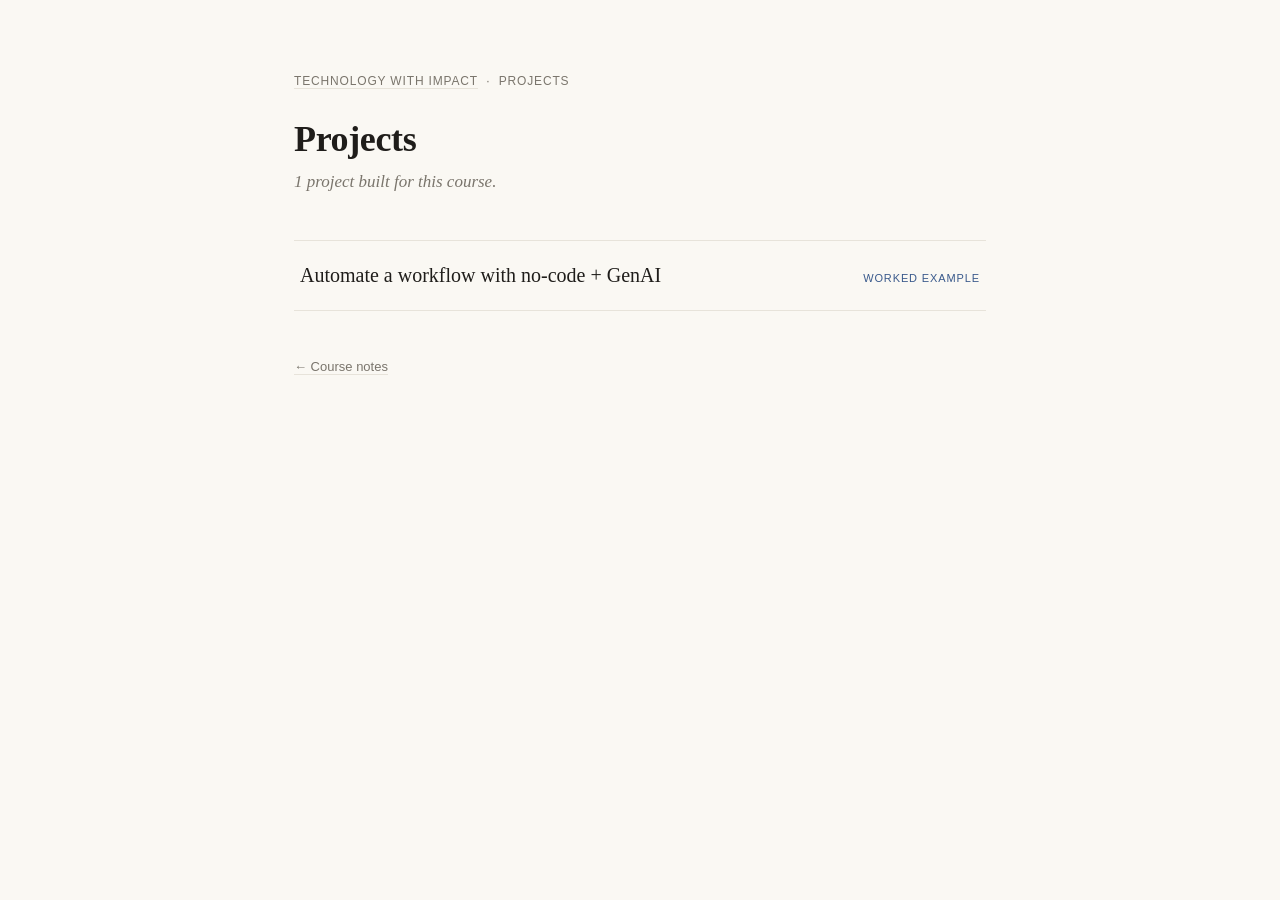
<file: projects.html>
<!doctype html>
<html lang="en">
<head>
<meta charset="utf-8">
<meta name="viewport" content="width=device-width, initial-scale=1">
<title>Projects — Technology with Impact</title>
<style>
  :root{--ink:#1f1d1a;--muted:#7a756c;--line:#e7e3da;--bg:#faf8f3;--accent:#3a5a8c;}
  *{box-sizing:border-box}
  body{margin:0;background:var(--bg);color:var(--ink);font:17px/1.65 Georgia,'Iowan Old Style','Times New Roman',serif;}
  .wrap{max-width:740px;margin:0 auto;padding:72px 24px 110px;}
  .crumb{font:12px/1.5 ui-sans-serif,-apple-system,Segoe UI,Roboto,sans-serif;letter-spacing:.07em;text-transform:uppercase;color:var(--muted);margin:0 0 30px;}
  .crumb a{color:var(--muted);text-decoration:none;border-bottom:1px solid var(--line);}
  .crumb a:hover{color:var(--accent);}
  h1{font-size:36px;line-height:1.1;margin:0 0 8px;letter-spacing:-.01em;}
  .sub{color:var(--muted);font-style:italic;margin:0 0 44px;}
  ul{list-style:none;margin:0;padding:0;}
  li{border-top:1px solid var(--line);}
  li:last-child{border-bottom:1px solid var(--line);}
  a.proj{display:flex;justify-content:space-between;align-items:baseline;gap:18px;padding:18px 6px;text-decoration:none;color:var(--ink);transition:background .15s;}
  a.proj:hover{background:#fff;}
  a.proj:hover .name{color:var(--accent);}
  .name{font-size:20px;}
  .tag{font:11px/1 ui-sans-serif,-apple-system,Segoe UI,Roboto,sans-serif;letter-spacing:.08em;text-transform:uppercase;color:var(--accent);white-space:nowrap;}
  .tag.src{color:var(--muted);}
  footer{margin-top:46px;font:13px/1.6 ui-sans-serif,-apple-system,Segoe UI,Roboto,sans-serif;}
  footer a{color:var(--muted);text-decoration:none;border-bottom:1px solid var(--line);}
  footer a:hover{color:var(--accent);}
</style>
</head>
<body>
  <div class="wrap">
    <div class="crumb"><a href="./course.html">Technology with Impact</a> &nbsp;·&nbsp; Projects</div>
    <h1>Projects</h1>
    <p class="sub">1 project built for this course.</p>
    <ul>
      <li><a class="proj" href="./project.html"><span class="name">Automate a workflow with no-code + GenAI</span><span class="tag">Worked example</span></a></li>
    </ul>
    <footer><a href="./course.html">← Course notes</a></footer>
  </div>
</body>
</html>
</file>
<file: style.css>
/* ============================================================
   ml-lab · the *-lab series — EDITORIAL / ACADEMIC theme.
   Warm paper, Fraunces serif display, layered depth, one
   per-course accent (kept in --accent). Course & project pages
   inherit this via :root tokens, so this file re-skins all three.

   To re-skin another *-lab course: change --accent ONLY.
   ============================================================ */
:root {
  --bg:        #faf6ee;   /* warm cream page          */
  --paper:     #fffdf8;   /* cards / raised surfaces  */
  --ink:       #221d16;   /* primary text             */
  --ink-soft:  #544b3d;   /* secondary prose          */
  --muted:     #8c8273;   /* captions, meta           */
  --rule:      #e9e0cf;   /* hairline borders         */
  --rule-h:    #d8ccb4;   /* stronger borders         */

  --accent:      #0f766e;                                        /* per-course colour */
  --accent-soft: color-mix(in srgb, var(--accent) 12%, transparent);
  --accent-deep: color-mix(in srgb, var(--accent) 70%, #15120e);
  --gold:        #b45309;                                        /* shared 2nd accent */

  --good: #16A34A;  --warn: #F59E0B;  --bad: #DC2626;

  --shadow-sm: 0 1px 2px rgba(34,29,22,.06);
  --shadow:    0 2px 4px rgba(34,29,22,.05), 0 14px 30px -18px rgba(34,29,22,.28);

  --font-display: 'Fraunces', Georgia, 'Times New Roman', serif;
  --font-sans:    'Inter', -apple-system, BlinkMacSystemFont, 'Segoe UI', Roboto, sans-serif;
  --font-mono:    'JetBrains Mono', ui-monospace, Menlo, Consolas, monospace;
}

* { box-sizing: border-box; }
html { scroll-behavior: smooth; }
html, body { margin: 0; padding: 0; color: var(--ink); font-family: var(--font-sans);
  -webkit-font-smoothing: antialiased; text-rendering: optimizeLegibility; }
body {
  font-size: 15.5px; line-height: 1.6;
  background:
    radial-gradient(1100px 560px at 100% -10%, #fff8ea 0%, rgba(255,248,234,0) 55%),
    radial-gradient(820px 460px at -8% 0%, #f5eede 0%, rgba(245,238,222,0) 50%),
    var(--bg);
}

a { color: var(--accent); text-decoration: none; border-bottom: 1px solid transparent;
  transition: color 120ms, border-color 120ms; }
a:hover { color: var(--accent-deep); border-bottom-color: currentColor; }
::selection { background: var(--accent-soft); }

/* HEADER ---------------------------------------------------- */
header {
  position: sticky; top: 0; z-index: 30;
  display: flex; align-items: center; justify-content: space-between;
  gap: 1rem; padding: 0.85rem 1.6rem;
  background: rgba(250,246,238,0.86);
  backdrop-filter: saturate(140%) blur(10px);
  border-bottom: 1px solid var(--rule);
}
.title { display: flex; align-items: baseline; gap: 0.6rem; font-size: 0.95rem; }
.title .dot { width: 11px; height: 11px; border-radius: 999px; align-self: center;
  background: conic-gradient(from 140deg, var(--accent), var(--gold), var(--accent));
  box-shadow: 0 0 0 3px var(--accent-soft); }
.title strong { font-family: var(--font-display); font-weight: 600; font-size: 1.18rem;
  letter-spacing: -0.01em; color: var(--ink); }
.title .sub { color: var(--muted); font-size: 0.76rem; font-family: var(--font-sans);
  text-transform: uppercase; letter-spacing: 0.1em; }
nav { display: flex; gap: 0.7rem; flex-wrap: wrap; }
nav a {
  color: var(--ink-soft); font-size: 0.78rem; font-weight: 500;
  padding: 0.2em 0.5em; border-radius: 6px; border-bottom: 0;
}
nav a:hover { color: var(--accent-deep); background: var(--accent-soft); }

main { max-width: 1080px; margin: 0 auto; padding: 1.6rem; display: flex;
  flex-direction: column; gap: 1.3rem; }

/* DEMO / SECTION CARD --------------------------------------- */
.demo {
  position: relative; background: var(--paper);
  border: 1px solid var(--rule); border-radius: 14px;
  padding: 1.15rem 1.4rem 1.4rem;
  box-shadow: var(--shadow-sm); transition: box-shadow .2s, transform .2s;
}
.demo:hover { box-shadow: var(--shadow); }
.demo::before { content: ''; position: absolute; left: 0; top: 20px; bottom: 20px; width: 3px;
  border-radius: 3px; background: linear-gradient(var(--accent), var(--gold)); opacity: 0;
  transition: opacity .2s; }
.demo:hover::before { opacity: .85; }
.demo h2 {
  font-family: var(--font-display); font-weight: 600; font-size: 1.32rem;
  letter-spacing: -0.01em; margin: 0 0 0.35rem; color: var(--ink); line-height: 1.18;
}
.demo h2::before {
  content: ''; display: inline-block;
  width: 9px; height: 9px; border-radius: 3px;
  background: var(--accent); margin-right: 0.55em; transform: translateY(-2px);
}
.cap { color: var(--ink-soft); font-size: 0.9rem; margin: 0 0 1rem; max-width: 74ch; }

.row {
  display: grid; grid-template-columns: minmax(0, 1.5fr) minmax(230px, 1fr);
  gap: 1.2rem;
}
@media (max-width: 760px) { .row { grid-template-columns: 1fr; } }

.canvas-wrap {
  background: #fff; border: 1px solid var(--rule); border-radius: 9px;
  overflow: hidden; box-shadow: var(--shadow-sm);
}
canvas { display: block; width: 100%; height: auto; }

.ctrls { display: flex; flex-direction: column; gap: 0.7rem; font-size: 0.85rem; }
.ctrls label { display: flex; flex-direction: column; gap: 0.28rem; color: var(--ink-soft);
  font-weight: 500; }
.ctrls label .mono { color: var(--ink); font-weight: 600; font-size: 0.86rem; }
.ctrls label.check { flex-direction: row; align-items: center; gap: 0.4em; cursor: pointer; }

select, input[type=range], input[type=text], button.btn { font-family: inherit; font-size: 0.86rem; }
select, input[type=text] {
  padding: 0.45em 0.65em; border: 1px solid var(--rule-h); border-radius: 7px;
  background: var(--paper); color: var(--ink);
}
input[type=text] { font-family: var(--font-mono); width: 100%; }
select:focus, input[type=text]:focus { outline: none; border-color: var(--accent);
  box-shadow: 0 0 0 3px var(--accent-soft); }

.hint { color: var(--muted); font-size: 0.77rem; margin: 0.2rem 0 0; min-height: 1em; }
.hint.err { color: var(--bad); }

input[type=range] {
  -webkit-appearance: none; appearance: none; width: 100%; height: 5px;
  background: var(--rule-h); border-radius: 999px; accent-color: var(--accent);
}
input[type=range]::-webkit-slider-thumb {
  -webkit-appearance: none; appearance: none; width: 15px; height: 15px; border-radius: 999px;
  background: var(--accent); border: 2px solid var(--paper); cursor: pointer;
  box-shadow: var(--shadow-sm); }
input[type=range]::-moz-range-thumb {
  width: 15px; height: 15px; border-radius: 999px; background: var(--accent);
  border: 2px solid var(--paper); cursor: pointer; }

button.btn {
  background: linear-gradient(135deg, var(--accent), var(--accent-deep)); color: #fff; border: 0;
  padding: 0.5em 0.95em; border-radius: 8px; cursor: pointer; font-weight: 600;
  box-shadow: var(--shadow-sm); transition: filter .15s, transform .15s;
}
button.btn:hover { filter: brightness(1.07); transform: translateY(-1px); }
button.btn:active { transform: translateY(0); }

.readout {
  display: flex; justify-content: space-between; align-items: baseline;
  font-size: 0.83rem; padding-top: 0.32rem; border-top: 1px dotted var(--rule-h);
}
.readout span { color: var(--muted); }
.readout strong { color: var(--ink); font-weight: 700; font-family: var(--font-mono); }
.readout strong.big { font-size: 1.2rem; color: var(--accent-deep); }

.mono { font-family: var(--font-mono); font-weight: 500; }

/* editorial display headings for course/project section titles
   (these pages wrap sections in .demo and use these subhead classes) */
h1 { font-family: var(--font-display); font-weight: 600; letter-spacing: -0.015em; }
.mod-title, .s-title, .ac-name, .glossary .term dt, .split2 h3 {
  font-family: var(--font-display) !important; letter-spacing: -0.005em;
}
.mod-title { font-size: 1.06rem !important; }
.s-title { font-size: 1rem !important; }

/* FOOTER ---------------------------------------------------- */
footer {
  border-top: 1px solid var(--rule); margin-top: 1rem; padding: 1.2rem 1.6rem;
  display: flex; justify-content: space-between; font-size: 0.78rem; color: var(--muted);
  flex-wrap: wrap; gap: 0.5rem; font-family: var(--font-sans);
}
footer .more { display: flex; gap: 1rem; }
footer a { color: var(--muted); }
footer a:hover { color: var(--accent); }

/* KaTeX */
.katex { font-size: 0.97em; }
</file>
